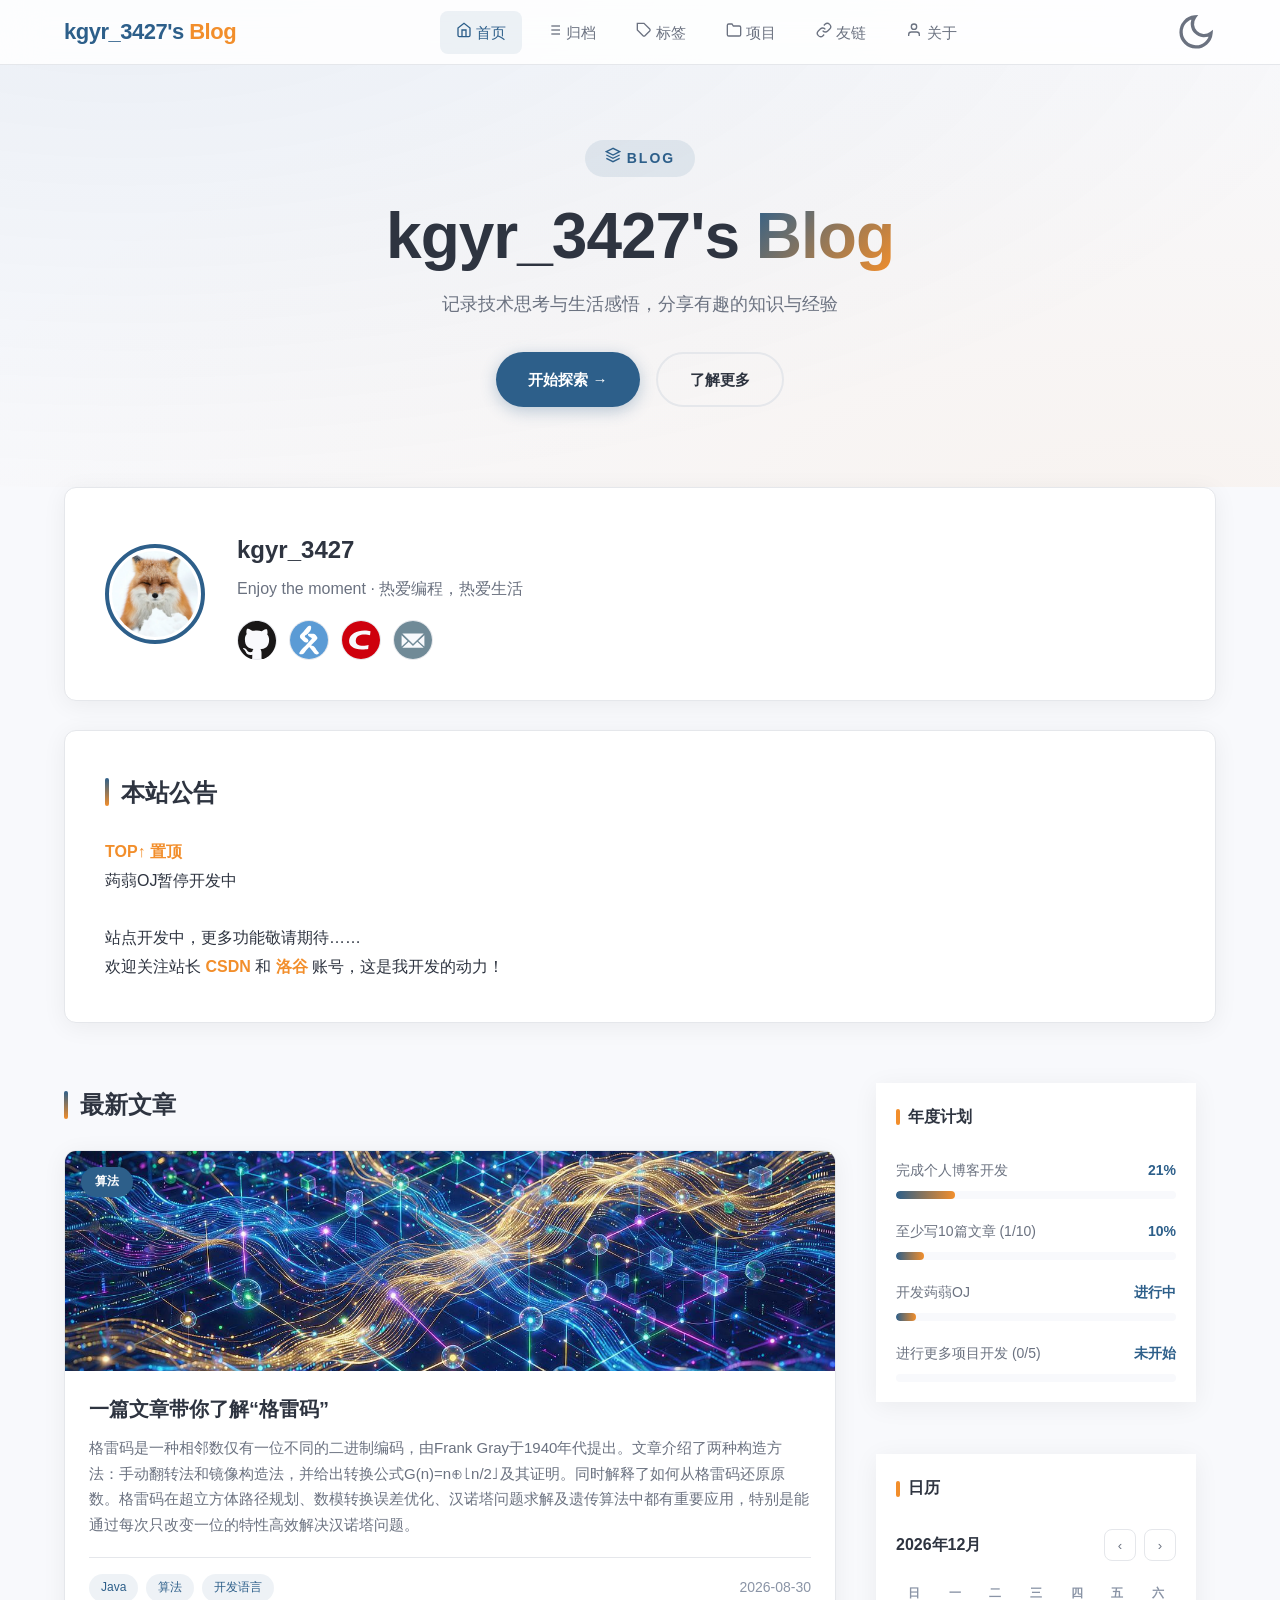
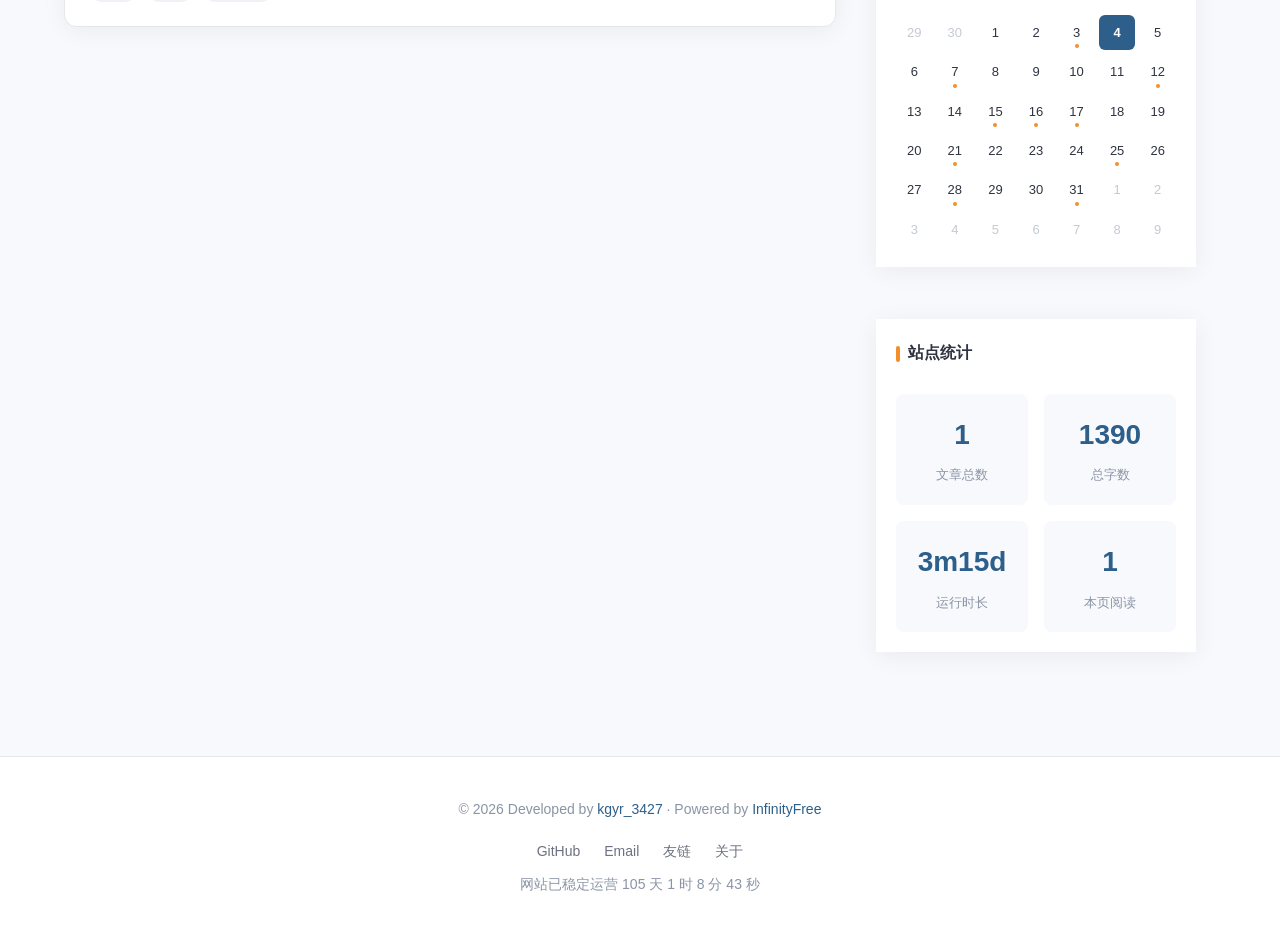
<file: index.html>
<!DOCTYPE html>
<html lang="zh-CN">
<head>
    <meta charset="UTF-8">
    <meta name="viewport" content="width=device-width, initial-scale=1.0">
    <title>kgyr_3427 の 博客 - 首页</title>
    <link rel="icon" href="images/logo.png">
    <link rel="stylesheet" href="style.css">
</head>
<body>
    <header class="header" id="header">
        <div class="header-inner">
            <a href="index.html" class="logo">kgyr_3427's <span>Blog</span></a>
            <nav class="nav-links" id="navLinks">
                <a href="index.html" class="active"><svg width="16" height="16" viewBox="0 0 24 24" fill="none" stroke="currentColor" stroke-width="2"><path d="M3 9l9-7 9 7v11a2 2 0 0 1-2 2H5a2 2 0 0 1-2-2z"></path><polyline points="9 22 9 12 15 12 15 22"></polyline></svg> 首页</a>
                <a href="archive.html"><svg width="16" height="16" viewBox="0 0 24 24" fill="none" stroke="currentColor" stroke-width="2"><line x1="8" y1="6" x2="21" y2="6"></line><line x1="8" y1="12" x2="21" y2="12"></line><line x1="8" y1="18" x2="21" y2="18"></line><line x1="3" y1="6" x2="3.01" y2="6"></line><line x1="3" y1="12" x2="3.01" y2="12"></line><line x1="3" y1="18" x2="3.01" y2="18"></line></svg> 归档</a>
                <a href="#"><svg width="16" height="16" viewBox="0 0 24 24" fill="none" stroke="currentColor" stroke-width="2"><path d="M20.59 13.41l-7.17 7.17a2 2 0 0 1-2.83 0L2 12V2h10l8.59 8.59a2 2 0 0 1 0 2.82z"></path><line x1="7" y1="7" x2="7.01" y2="7"></line></svg> 标签</a>
                <a href="#"><svg width="16" height="16" viewBox="0 0 24 24" fill="none" stroke="currentColor" stroke-width="2"><path d="M22 19a2 2 0 0 1-2 2H4a2 2 0 0 1-2-2V5a2 2 0 0 1 2-2h5l2 3h9a2 2 0 0 1 2 2z"></path></svg> 项目</a>
                <a href="#"><svg width="16" height="16" viewBox="0 0 24 24" fill="none" stroke="currentColor" stroke-width="2"><path d="M10 13a5 5 0 0 0 7.54.54l3-3a5 5 0 0 0-7.07-7.07l-1.72 1.71"></path><path d="M14 11a5 5 0 0 0-7.54-.54l-3 3a5 5 0 0 0 7.07 7.07l1.71-1.71"></path></svg> 友链</a>
                <a href="#"><svg width="16" height="16" viewBox="0 0 24 24" fill="none" stroke="currentColor" stroke-width="2"><path d="M20 21v-2a4 4 0 0 0-4-4H8a4 4 0 0 0-4 4v2"></path><circle cx="12" cy="7" r="4"></circle></svg> 关于</a>
            </nav>
            <div class="header-actions">
                <button class="theme-toggle" id="themeToggle" title="切换主题" aria-pressed="false"></button>
                <button class="mobile-toggle" id="mobileToggle">
                    <span></span><span></span><span></span>
                </button>
            </div>
        </div>
    </header>
    <section class="hero">
        <div class="hero-badge"><svg width="16" height="16" viewBox="0 0 24 24" fill="none" stroke="currentColor" stroke-width="2"><path d="M12 2L2 7l10 5 10-5-10-5zM2 17l10 5 10-5M2 12l10 5 10-5"></path></svg> BLOG</div>
        <h1>kgyr_3427's <span class="highlight">Blog</span></h1>
        <p>记录技术思考与生活感悟，分享有趣的知识与经验</p>
        <div class="hero-buttons">
            <a href="#posts" class="btn btn-primary">开始探索 →</a>
            <a href="#" class="btn btn-outline">了解更多</a>
        </div>
    </section>
    <section class="profile-section fade-in">
        <div class="profile-card">
            <img src="images/avatar.png" alt="Avatar" class="avatar">
            <div class="profile-info">
                <h3>kgyr_3427</h3>
                <p class="tagline">Enjoy the moment · 热爱编程，热爱生活</p>
                <div class="profile-social">
                    <a href="https://github.com/green-axis-youzi" class="social-link" title="GitHub"><img src="icons/github.svg"></a>
                    <a href="https://www.luogu.com.cn/user/1732469" class="social-link" title="Luogu"><img src="icons/luogu.svg"></a>
                    <a href="https://blog.csdn.net/cxyuan_CSDN049" class="social-link" title="CSDN"><img src="icons/csdn.svg"></a>
                    <a href="mailto:green_axis256@qq.com" class="social-link" title="Email"><img src="icons/email.svg"></a>
                </div>
            </div>
        </div>
        <br>
        <div class="profile-card">
            <div class="profile-info">
            <h2 class="section-title">本站公告</h2>
                <p><strong style="color: #f28e2b">TOP↑ 置顶</strong></p>
                <p>蒟蒻OJ暂停开发中</p>
                <br>
            	<p>站点开发中，更多功能敬请期待……</p>
                <p>欢迎关注站长 <strong><a href="https://blog.csdn.net/cxyuan_CSDN049" style="color: #f28e2b">CSDN</a></strong> 和 <strong><a href="https://www.luogu.com.cn/user/1732469" style="color: #f28e2b">洛谷</a></strong> 账号，这是我开发的动力！</p>
            </div>
        <div>
    </section>
    <div class="container" id="posts">
        <main>
            <h2 class="section-title">最新文章</h2>
            <div class="posts-grid" id="postsGrid"></div>
        </main>
        <aside class="sidebar">
            <div class="widget fade-in">
                <h3 class="widget-title"> 年度计划</h3>
                <div class="plan-progress">
                    <div class="plan-header"><span class="label">完成个人博客开发</span><span class="value">21%</span></div>
                    <div class="progress-bar"><div class="progress-fill" style="width:21%"></div></div>
                </div>
                <div class="plan-progress">
                    <div class="plan-header"><span class="label">至少写10篇文章 (1/10)</span><span class="value">10%</span></div>
                    <div class="progress-bar"><div class="progress-fill" style="width:10%"></div></div>
                </div>
                <div class="plan-progress">
                    <div class="plan-header"><span class="label">开发蒟蒻OJ</span><span class="value">进行中</span></div>
                    <div class="progress-bar"><div class="progress-fill" style="width:7%"></div></div>
                </div>
                <div class="plan-progress">
                    <div class="plan-header"><span class="label">进行更多项目开发 (0/5)</span><span class="value">未开始</span></div>
                    <div class="progress-bar"><div class="progress-fill" style="width:0%"></div></div>
                </div>
            </div>
            <div class="widget fade-in">
                <h3 class="widget-title"> 日历</h3>
                <div class="calendar-header">
                    <h4 id="calendarTitle">2026年8月</h4>
                    <div class="calendar-nav">
                        <button id="prevMonth">‹</button>
                        <button id="nextMonth">›</button>
                    </div>
                </div>
                <div class="calendar-grid" id="calendarGrid"></div>
            </div>
            <div class="widget fade-in">
                <h3 class="widget-title"> 站点统计</h3>
                <div class="stats-grid">
                    <div class="stat-item"><span class="stat-number" id="stat-articles">0</span><span class="stat-label">文章总数</span></div>
                    <div class="stat-item"><span class="stat-number" id="stat-chars">0</span><span class="stat-label">总字数</span></div>
                    <div class="stat-item"><span class="stat-number" id="stat-uptime">0</span><span class="stat-label">运行时长</span></div>
                    <div class="stat-item"><span class="stat-number" id="stat-views">0</span><span class="stat-label">本页阅读</span></div>
                </div>
            </div>
        </aside>
    </div>
    <footer class="footer">
        <div class="footer-content">
            <p>&copy; 2026 Developed by <a href="https://luogu.com.cn/user/1732469">kgyr_3427</a> · Powered by <a href="https://www.infinityfree.com">InfinityFree</a></p>
            <div class="footer-links">
                <a href="https://github.com/green-axis-youzi">GitHub</a>
                <a href="mailto:green_axis256@qq.com">Email</a>
                <a href="#">友链</a>
                <a href="#">关于</a>
            </div>
            <p style="margin-top: 8px;">网站已稳定运营 <span id="uptime-timer" class="uptime-timer">计算中...</span></p>
        </div>
    </footer>
    <button class="back-to-top" id="backToTop"><svg viewBox="0 0 24 24" fill="none" stroke="currentColor" stroke-width="2" width="20" height="20"><path d="M18 15l-6-6-6 6"></path></svg></button>
    <script>
        const posts = [
            { title:"一篇文章带你了解“格雷码”", excerpt:"格雷码是一种相邻数仅有一位不同的二进制编码，由Frank Gray于1940年代提出。文章介绍了两种构造方法：手动翻转法和镜像构造法，并给出转换公式G(n)=n⊕⌊n/2⌋及其证明。同时解释了如何从格雷码还原原数。格雷码在超立方体路径规划、数模转换误差优化、汉诺塔问题求解及遗传算法中都有重要应用，特别是能通过每次只改变一位的特性高效解决汉诺塔问题。", date:"2026-08-30", category:"算法", tags:["Java","算法", "开发语言"], wordCount:1390, image:"images/archive1.png", href:"https://green-axis-youzi.github.io/archive/2026-08-30_21:26.html" }
        ];
        const postsGrid = document.getElementById('postsGrid');
        posts.slice(0, 5).forEach((post, i) => {
            const card = document.createElement('article');
            card.className = 'post-card fade-in';
            card.style.transitionDelay = i * 0.05 + 's';
            card.innerHTML = '<div class="post-thumb-wrapper"><img src="'+post.image+'" alt="'+post.title+'" class="post-thumb" loading="lazy"><span class="post-category">'+post.category+'</span></div><div class="post-content"><h3 class="post-title"><a href="'+post.href+'">'+post.title+'</a></h3><p class="post-excerpt">'+post.excerpt+'</p><div class="post-meta"><div class="post-tags">'+post.tags.map(t=>'<span class="tag">'+t+'</span>').join('')+'</div><span class="post-date">'+post.date+'</span></div></div>';
            postsGrid.appendChild(card);
        });
        let currentDate = new Date();
        function renderCalendar(date) {
            const grid = document.getElementById('calendarGrid');
            const title = document.getElementById('calendarTitle');
            const year = date.getFullYear(), month = date.getMonth();
            title.textContent = year + '年' + (month+1) + '月';
            const firstDay = new Date(year, month, 1).getDay();
            const daysInMonth = new Date(year, month+1, 0).getDate();
            const daysInPrev = new Date(year, month, 0).getDate();
            const dayNames = ['日','一','二','三','四','五','六'];
            let html = dayNames.map(d => '<div class="day-name">'+d+'</div>').join('');
            for (let i = firstDay-1; i >= 0; i--) html += '<div class="day other-month">'+(daysInPrev-i)+'</div>';
            const today = new Date();
            const postDays = [3,7,12,15,16,17,21,25,28,31];
            for (let d = 1; d <= daysInMonth; d++) {
                const isToday = (d===today.getDate() && month===today.getMonth() && year===today.getFullYear());
                const hasPost = postDays.includes(d);
                let cls = 'day';
                if (isToday) cls += ' today';
                if (hasPost) cls += ' has-post';
                html += '<div class="'+cls+'">'+d+'</div>';
            }
            const remaining = 42 - (firstDay + daysInMonth);
            for (let i = 1; i <= remaining; i++) html += '<div class="day other-month">'+i+'</div>';
            grid.innerHTML = html;
        }
        document.getElementById('prevMonth').addEventListener('click', function(){ currentDate.setMonth(currentDate.getMonth()-1); renderCalendar(currentDate); });
        document.getElementById('nextMonth').addEventListener('click', function(){ currentDate.setMonth(currentDate.getMonth()+1); renderCalendar(currentDate); });
        renderCalendar(currentDate);
        const themeToggle = document.getElementById('themeToggle');
		const html = document.documentElement;
		const savedTheme = localStorage.getItem('theme') || 'light';
        html.setAttribute('data-theme', savedTheme);
        const sunSVG = `<svg class="icon-sun" viewBox="0 0 24 24" fill="none" stroke="currentColor" stroke-width="2">
          <circle cx="12" cy="12" r="5"></circle>
          <line x1="12" y1="1" x2="12" y2="3"></line>
          <line x1="12" y1="21" x2="12" y2="23"></line>
          <line x1="4.22" y1="4.22" x2="5.64" y2="5.64"></line>
          <line x1="18.36" y1="18.36" x2="19.78" y2="19.78"></line>
          <line x1="1" y1="12" x2="3" y2="12"></line>
          <line x1="21" y1="12" x2="23" y2="12"></line>
          <line x1="4.22" y1="19.78" x2="5.64" y2="18.36"></line>
          <line x1="18.36" y1="5.64" x2="19.78" y2="4.22"></line>
        </svg>`;
        const moonSVG = `<svg class="icon-moon" viewBox="0 0 24 24" fill="none" stroke="currentColor" stroke-width="2">
          <path d="M21 12.79A9 9 0 1 1 11.21 3 7 7 0 0 0 21 12.79z"></path>
        </svg>`;
        themeToggle.innerHTML = savedTheme === 'dark' ? sunSVG : moonSVG;
        themeToggle.addEventListener('click', () => {
          const current = html.getAttribute('data-theme');
          const next = current === 'dark' ? 'light' : 'dark';
          html.setAttribute('data-theme', next);
          localStorage.setItem('theme', next);
          themeToggle.innerHTML = next === 'dark' ? sunSVG : moonSVG;
        });
        window.addEventListener('scroll', function(){
            const header = document.getElementById('header');
            const backToTop = document.getElementById('backToTop');
            if (window.scrollY > 50) header.classList.add('scrolled');
            else header.classList.remove('scrolled');
            if (window.scrollY > 400) backToTop.classList.add('visible');
            else backToTop.classList.remove('visible');
        });
        document.getElementById('backToTop').addEventListener('click', function(){
            window.scrollTo({ top: 0, behavior: 'smooth' });
        });
        const observer = new IntersectionObserver((entries) => {
            entries.forEach(entry => {
                if (entry.isIntersecting) {
                    entry.target.classList.add('visible');
                }
            });
        }, { threshold: 0.1 });
        document.querySelectorAll('.fade-in').forEach(el => observer.observe(el));
        const startTime = new Date('2026-08-21T22:14:00').getTime();
        function updateUptime() {
            const timerEl = document.getElementById('uptime-timer');
            if (!timerEl) return;
            const now = new Date().getTime();
            const diff = now - startTime;
            if (diff < 0) {
                timerEl.textContent = "尚未开始运营";
                return;
            }
            const days = Math.floor(diff / (1000 * 60 * 60 * 24));
            const hours = Math.floor((diff % (1000 * 60 * 60 * 24)) / (1000 * 60 * 60));
            const minutes = Math.floor((diff % (1000 * 60 * 60)) / (1000 * 60));
            const seconds = Math.floor((diff % (1000 * 60)) / 1000);
            timerEl.textContent = `${days} 天 ${hours} 时 ${minutes} 分 ${seconds} 秒`;
        }
        updateUptime();
        setInterval(updateUptime, 1000);
        const siteStartTime = new Date('2026-08-21T22:14:00').getTime();
        function formatChars(chars) {
            if (chars >= 1000) {
                return (chars / 1000).toFixed(1) + 'K';
            }
            return chars.toString();
        }
        function formatUptime(ms) {
            const days = Math.floor(ms / (1000 * 60 * 60 * 24));
            const hours = Math.floor((ms % (1000 * 60 * 60 * 24)) / (1000 * 60 * 60));
            const minutes = Math.floor((ms % (1000 * 60 * 60)) / (1000 * 60));
            if (days >= 365) {
                const years = Math.floor(days / 365);
                const months = Math.floor((days % 365) / 30);
                return years + 'y' + (months > 0 ? months + 'm' : '');
            } else if (days >= 30) {
                const months = Math.floor(days / 30);
                const remainingDays = days % 30;
                return months + 'm' + (remainingDays > 0 ? remainingDays + 'd' : '');
            } else {
                return days + 'd ' + hours + 'h';
            }
        }
        function animateNumber(id, target, formatter) {
            const el = document.getElementById(id);
            if (!el) return;

            if (typeof target === 'string') {
                el.textContent = target;
                return;
            }
            const start = 0;
            const duration = 1200;
            const startTime = performance.now();
            function update(currentTime) {
                const elapsed = currentTime - startTime;
                const progress = Math.min(elapsed / duration, 1);
                const eased = 1 - Math.pow(1 - progress, 3);
                const current = Math.floor(start + (target - start) * eased);
                el.textContent = formatter ? formatter(current) : current;
                if (progress < 1) {
                    requestAnimationFrame(update);
                } else {
                    el.textContent = formatter ? formatter(target) : target;
                }
            }
            requestAnimationFrame(update);
        }
        function updateStats() {
            const articleCount = posts.length;
            const totalWords = posts.reduce((sum, post) => {
                if (post.wordCount && typeof post.wordCount === 'number') {
                    return sum + post.wordCount;
                }
                return sum + post.title.length + post.excerpt.length;
            }, 0);
            const now = Date.now();
            const diff = now - siteStartTime;
            const uptimeStr = formatUptime(diff);
            let views = parseInt(localStorage.getItem('blog_page_views'));
            if (isNaN(views)) {
                views = 1;
                localStorage.setItem('blog_page_views', '1');
            } else {
                views++;
                localStorage.setItem('blog_page_views', views.toString());
            }
            animateNumber('stat-articles', articleCount);
            animateNumber('stat-chars', totalWords);
            document.getElementById('stat-uptime').textContent = uptimeStr;
            animateNumber('stat-views', views);
        }
        updateStats();
</script>
</body>
</html>
</file>
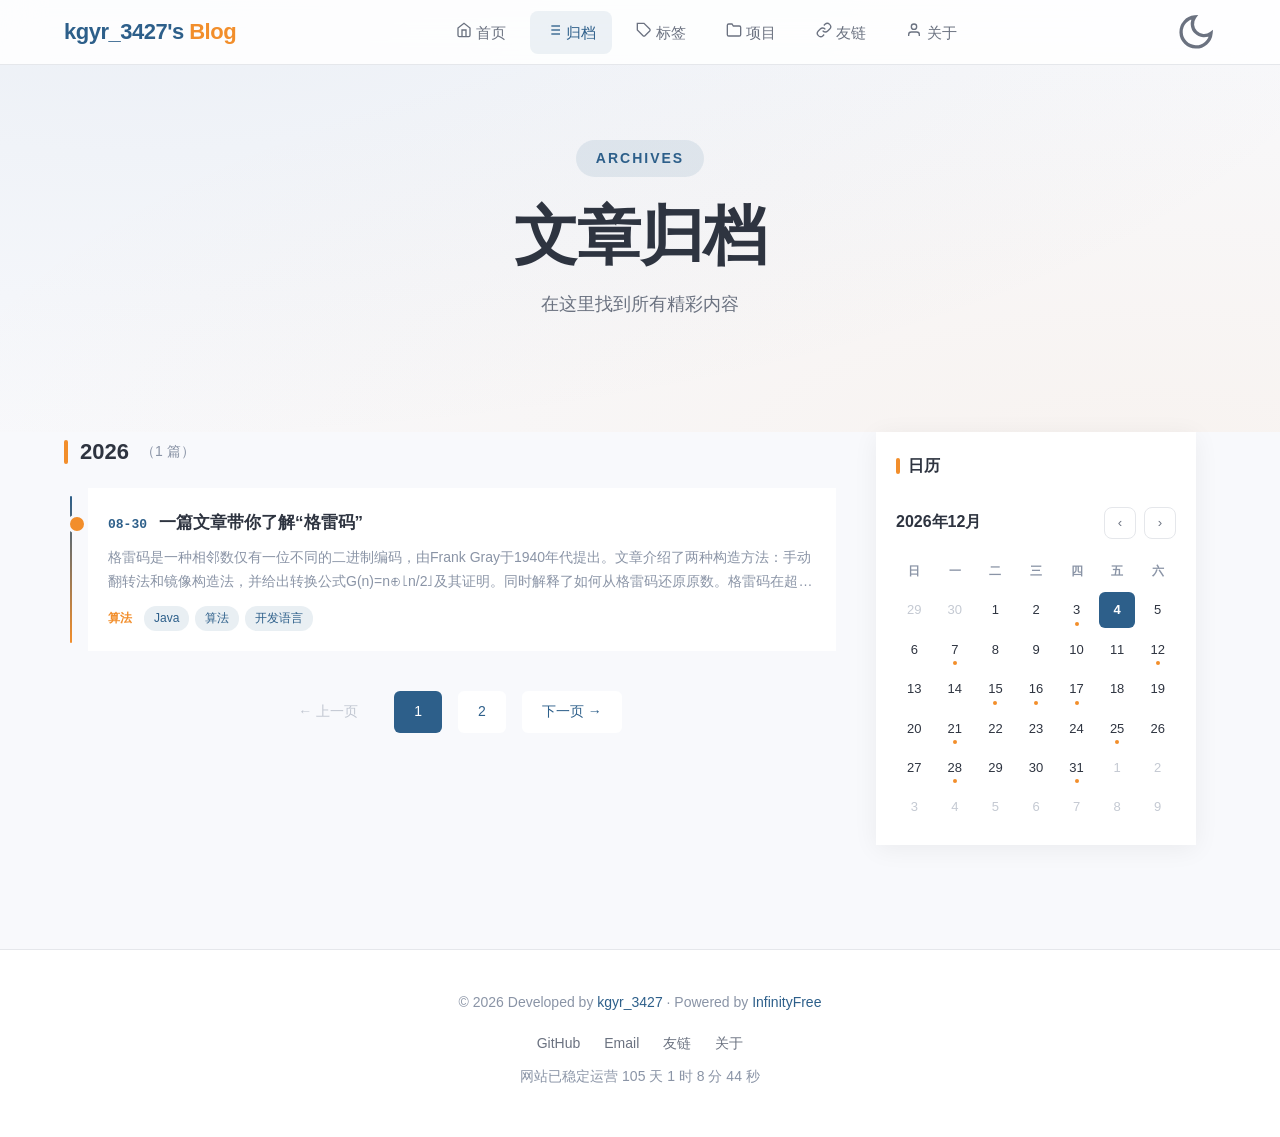
<file: archive.html>
<!DOCTYPE html>
<html lang="zh-CN">
<head>
    <meta charset="UTF-8">
    <meta name="viewport" content="width=device-width, initial-scale=1.0">
    <title>kgyr_3427 の 博客 - 归档</title>
    <link rel="icon" href="images/logo.png">
    <link rel="stylesheet" href="style.css">
</head>
<body>
    <header class="header" id="header">
        <div class="header-inner">
            <a href="index.html" class="logo">kgyr_3427's <span>Blog</span></a>
            <nav class="nav-links" id="navLinks">
                <a href="index.html"><svg width="16" height="16" viewBox="0 0 24 24" fill="none" stroke="currentColor" stroke-width="2"><path d="M3 9l9-7 9 7v11a2 2 0 0 1-2 2H5a2 2 0 0 1-2-2z"></path><polyline points="9 22 9 12 15 12 15 22"></polyline></svg> 首页</a>
                <a href="archive.html" class="active"><svg width="16" height="16" viewBox="0 0 24 24" fill="none" stroke="currentColor" stroke-width="2"><line x1="8" y1="6" x2="21" y2="6"></line><line x1="8" y1="12" x2="21" y2="12"></line><line x1="8" y1="18" x2="21" y2="18"></line><line x1="3" y1="6" x2="3.01" y2="6"></line><line x1="3" y1="12" x2="3.01" y2="12"></line><line x1="3" y1="18" x2="3.01" y2="18"></line></svg> 归档</a>
                <a href="#"><svg width="16" height="16" viewBox="0 0 24 24" fill="none" stroke="currentColor" stroke-width="2"><path d="M20.59 13.41l-7.17 7.17a2 2 0 0 1-2.83 0L2 12V2h10l8.59 8.59a2 2 0 0 1 0 2.82z"></path><line x1="7" y1="7" x2="7.01" y2="7"></line></svg> 标签</a>
                <a href="#"><svg width="16" height="16" viewBox="0 0 24 24" fill="none" stroke="currentColor" stroke-width="2"><path d="M22 19a2 2 0 0 1-2 2H4a2 2 0 0 1-2-2V5a2 2 0 0 1 2-2h5l2 3h9a2 2 0 0 1 2 2z"></path></svg> 项目</a>
                <a href="#"><svg width="16" height="16" viewBox="0 0 24 24" fill="none" stroke="currentColor" stroke-width="2"><path d="M10 13a5 5 0 0 0 7.54.54l3-3a5 5 0 0 0-7.07-7.07l-1.72 1.71"></path><path d="M14 11a5 5 0 0 0-7.54-.54l-3 3a5 5 0 0 0 7.07 7.07l1.71-1.71"></path></svg> 友链</a>
                <a href="#"><svg width="16" height="16" viewBox="0 0 24 24" fill="none" stroke="currentColor" stroke-width="2"><path d="M20 21v-2a4 4 0 0 0-4-4H8a4 4 0 0 0-4 4v2"></path><circle cx="12" cy="7" r="4"></circle></svg> 关于</a>
            </nav>
            <div class="header-actions">
                <button class="theme-toggle" id="themeToggle" title="切换主题" aria-pressed="false"></button>
                <button class="mobile-toggle" id="mobileToggle">
                    <span></span><span></span><span></span>
                </button>
            </div>
        </div>
    </header>
    <section class="hero">
        <div class="hero-badge">ARCHIVES</div>
        <h1>文章归档</h1>
        <p>在这里找到所有精彩内容</p>
    </section>
    <div class="container">
        <main>
            <div id="archiveContent"></div>
            <div class="pagination">
                <span class="disabled">← 上一页</span>
                <a href="#" class="active" style="background:var(--primary);color:#fff;">1</a>
                <a href="#">2</a>
                <a href="#">下一页 →</a>
            </div>
        </main>
        <aside class="sidebar">
            <div class="widget fade-in">
                <h3 class="widget-title"> 日历</h3>
                <div class="calendar-header">
                    <h4 id="calendarTitle">2026年8月</h4>
                    <div class="calendar-nav">
                        <button id="prevMonth">‹</button>
                        <button id="nextMonth">›</button>
                    </div>
                </div>
                <div class="calendar-grid" id="calendarGrid"></div>
            </div>
        </aside>
    </div>
    <footer class="footer">
        <div class="footer-content">
            <p>&copy; 2026 Developed by <a href="https://luogu.com.cn/user/1732469">kgyr_3427</a> · Powered by <a href="https://www.infinityfree.com">InfinityFree</a></p>
            <div class="footer-links">
                <a href="https://github.com/green-axis-youzi">GitHub</a>
                <a href="mailto:green_axis256@qq.com">Email</a>
                <a href="#">友链</a>
                <a href="#">关于</a>
            </div>
            <p style="margin-top: 8px;">网站已稳定运营 <span id="uptime-timer" class="uptime-timer">计算中...</span></p>
        </div>
    </footer>
    <button class="back-to-top" id="backToTop"><svg viewBox="0 0 24 24" fill="none" stroke="currentColor" stroke-width="2" width="20" height="20"><path d="M18 15l-6-6-6 6"></path></svg></button>
    <script>
        const posts = [
            { title:"一篇文章带你了解“格雷码”", excerpt:"格雷码是一种相邻数仅有一位不同的二进制编码，由Frank Gray于1940年代提出。文章介绍了两种构造方法：手动翻转法和镜像构造法，并给出转换公式G(n)=n⊕⌊n/2⌋及其证明。同时解释了如何从格雷码还原原数。格雷码在超立方体路径规划、数模转换误差优化、汉诺塔问题求解及遗传算法中都有重要应用，特别是能通过每次只改变一位的特性高效解决汉诺塔问题。", date:"2026-08-30", category:"算法", tags:["Java","算法", "开发语言"], wordCount:1390, image:"images/archive1.png", href:"https://green-axis-youzi.github.io/archive/2026-08-30_21:26.html" }
        ];
        function renderArchive() {
            const container = document.getElementById('archiveContent');
            const sorted = [...posts].sort((a, b) => new Date(b.date) - new Date(a.date));
            const grouped = {};
            sorted.forEach(post => {
                const year = post.date.split('-')[0];
                if (!grouped[year]) grouped[year] = [];
                grouped[year].push(post);
            });
            let html = '';
            Object.keys(grouped).sort().reverse().forEach(year => {
                const yearPosts = grouped[year];
                html += `
                    <div class="archive-year fade-in">
                        <h2 class="archive-year-title">${year} <span class="archive-year-count">（${yearPosts.length} 篇）</span></h2>
                        <div class="archive-timeline">
                `;
                yearPosts.forEach((post, i) => {
                    const dateStr = post.date.substring(5);
                    html += `
                        <article class="archive-item fade-in" style="transition-delay:${i * 0.05}s">
                            <div class="archive-item-header">
                                <span class="archive-date">${dateStr}</span>
                                <a href="${post.href}" class="archive-title">${post.title}</a>
                            </div>
                            <p class="archive-excerpt">${post.excerpt}</p>
                            <div class="archive-footer">
                                <span class="archive-category">${post.category}</span>
                                <div class="archive-tags">
                                    ${post.tags.map(t => `<span class="archive-tag">${t}</span>`).join('')}
                                </div>
                            </div>
                        </article>
                    `;
                });
                html += `
                        </div>
                    </div>
                `;
            });
            container.innerHTML = html;
            initScrollObserver();
        }
        renderArchive();
        let currentDate = new Date();
        function renderCalendar(date) {
            const grid = document.getElementById('calendarGrid');
            const title = document.getElementById('calendarTitle');
            const year = date.getFullYear(), month = date.getMonth();
            title.textContent = year + '年' + (month+1) + '月';
            const firstDay = new Date(year, month, 1).getDay();
            const daysInMonth = new Date(year, month+1, 0).getDate();
            const daysInPrev = new Date(year, month, 0).getDate();
            const dayNames = ['日','一','二','三','四','五','六'];
            let html = dayNames.map(d => '<div class="day-name">'+d+'</div>').join('');
            for (let i = firstDay-1; i >= 0; i--) html += '<div class="day other-month">'+(daysInPrev-i)+'</div>';
            const today = new Date();
            const postDays = [3,7,12,15,16,17,21,25,28,31];
            for (let d = 1; d <= daysInMonth; d++) {
                const isToday = (d===today.getDate() && month===today.getMonth() && year===today.getFullYear());
                const hasPost = postDays.includes(d);
                let cls = 'day';
                if (isToday) cls += ' today';
                if (hasPost) cls += ' has-post';
                html += '<div class="'+cls+'">'+d+'</div>';
            }
            const remaining = 42 - (firstDay + daysInMonth);
            for (let i = 1; i <= remaining; i++) html += '<div class="day other-month">'+i+'</div>';
            grid.innerHTML = html;
        }
        document.getElementById('prevMonth').addEventListener('click', function(){ currentDate.setMonth(currentDate.getMonth()-1); renderCalendar(currentDate); });
        document.getElementById('nextMonth').addEventListener('click', function(){ currentDate.setMonth(currentDate.getMonth()+1); renderCalendar(currentDate); });
        renderCalendar(currentDate);
        const themeToggle = document.getElementById('themeToggle');
		const html = document.documentElement;
		const savedTheme = localStorage.getItem('theme') || 'light';
        html.setAttribute('data-theme', savedTheme);
        const sunSVG = `<svg class="icon-sun" viewBox="0 0 24 24" fill="none" stroke="currentColor" stroke-width="2">
          <circle cx="12" cy="12" r="5"></circle>
          <line x1="12" y1="1" x2="12" y2="3"></line>
          <line x1="12" y1="21" x2="12" y2="23"></line>
          <line x1="4.22" y1="4.22" x2="5.64" y2="5.64"></line>
          <line x1="18.36" y1="18.36" x2="19.78" y2="19.78"></line>
          <line x1="1" y1="12" x2="3" y2="12"></line>
          <line x1="21" y1="12" x2="23" y2="12"></line>
          <line x1="4.22" y1="19.78" x2="5.64" y2="18.36"></line>
          <line x1="18.36" y1="5.64" x2="19.78" y2="4.22"></line>
        </svg>`;
        const moonSVG = `<svg class="icon-moon" viewBox="0 0 24 24" fill="none" stroke="currentColor" stroke-width="2">
          <path d="M21 12.79A9 9 0 1 1 11.21 3 7 7 0 0 0 21 12.79z"></path>
        </svg>`;
        themeToggle.innerHTML = savedTheme === 'dark' ? sunSVG : moonSVG;
        themeToggle.addEventListener('click', () => {
          const current = html.getAttribute('data-theme');
          const next = current === 'dark' ? 'light' : 'dark';
          html.setAttribute('data-theme', next);
          localStorage.setItem('theme', next);
          themeToggle.innerHTML = next === 'dark' ? sunSVG : moonSVG;
        });
        window.addEventListener('scroll', function(){
            const header = document.getElementById('header');
            const backToTop = document.getElementById('backToTop');
            if (window.scrollY > 50) header.classList.add('scrolled');
            else header.classList.remove('scrolled');
            if (window.scrollY > 400) backToTop.classList.add('visible');
            else backToTop.classList.remove('visible');
        });
        document.getElementById('backToTop').addEventListener('click', function(){
            window.scrollTo({ top: 0, behavior: 'smooth' });
        });
        function initScrollObserver() {
            const observer = new IntersectionObserver((entries) => {
                entries.forEach(entry => {
                    if (entry.isIntersecting) {
                        entry.target.classList.add('visible');
                    }
                });
            }, { threshold: 0.1 });
            document.querySelectorAll('.fade-in:not(.visible)').forEach(el => observer.observe(el));
        }
        initScrollObserver();
        const startTime = new Date('2026-08-21T22:14:00').getTime();
        function updateUptime() {
            const timerEl = document.getElementById('uptime-timer');
            if (!timerEl) return;
            const now = new Date().getTime();
            const diff = now - startTime;
            if (diff < 0) {
                timerEl.textContent = "尚未开始运营";
                return;
            }
            const days = Math.floor(diff / (1000 * 60 * 60 * 24));
            const hours = Math.floor((diff % (1000 * 60 * 60 * 24)) / (1000 * 60 * 60));
            const minutes = Math.floor((diff % (1000 * 60 * 60)) / (1000 * 60));
            const seconds = Math.floor((diff % (1000 * 60)) / 1000);
            timerEl.textContent = days + ' 天 ' + hours + ' 时 ' + minutes + ' 分 ' + seconds + ' 秒';
        }
        updateUptime();
        function animateNumber(id, target, formatter) {
            const el = document.getElementById(id);
            if (!el) return;
            if (typeof target === 'string') { el.textContent = target; return; }
            const start = 0;
            const duration = 1200;
            const startTime2 = performance.now();
            function update(currentTime) {
                const elapsed = currentTime - startTime2;
                const progress = Math.min(elapsed / duration, 1);
                const eased = 1 - Math.pow(1 - progress, 3);
                const current = Math.floor(start + (target - start) * eased);
                el.textContent = formatter ? formatter(current) : current;
                if (progress < 1) requestAnimationFrame(update);
                else el.textContent = formatter ? formatter(target) : target;
            }
            requestAnimationFrame(update);
        }
        function updateStats() {
            const articleCount = posts.length;
            let totalChars = 0;
            posts.forEach(post => { totalChars += post.title.length + post.excerpt.length; });
            const now = Date.now();
            const diff = now - siteStartTime;
            const uptimeStr = formatUptime(diff);
            let views = parseInt(localStorage.getItem('blog_page_views'));
            if (isNaN(views)) { views = 1; localStorage.setItem('blog_page_views', '1'); }
            else { views++; localStorage.setItem('blog_page_views', views.toString()); }
            animateNumber('stat-articles', articleCount);
            animateNumber('stat-chars', totalChars, formatChars);
            document.getElementById('stat-uptime').textContent = uptimeStr;
            animateNumber('stat-views', views);
        }
        updateStats();
    </script>
</body>
</html>
</file>
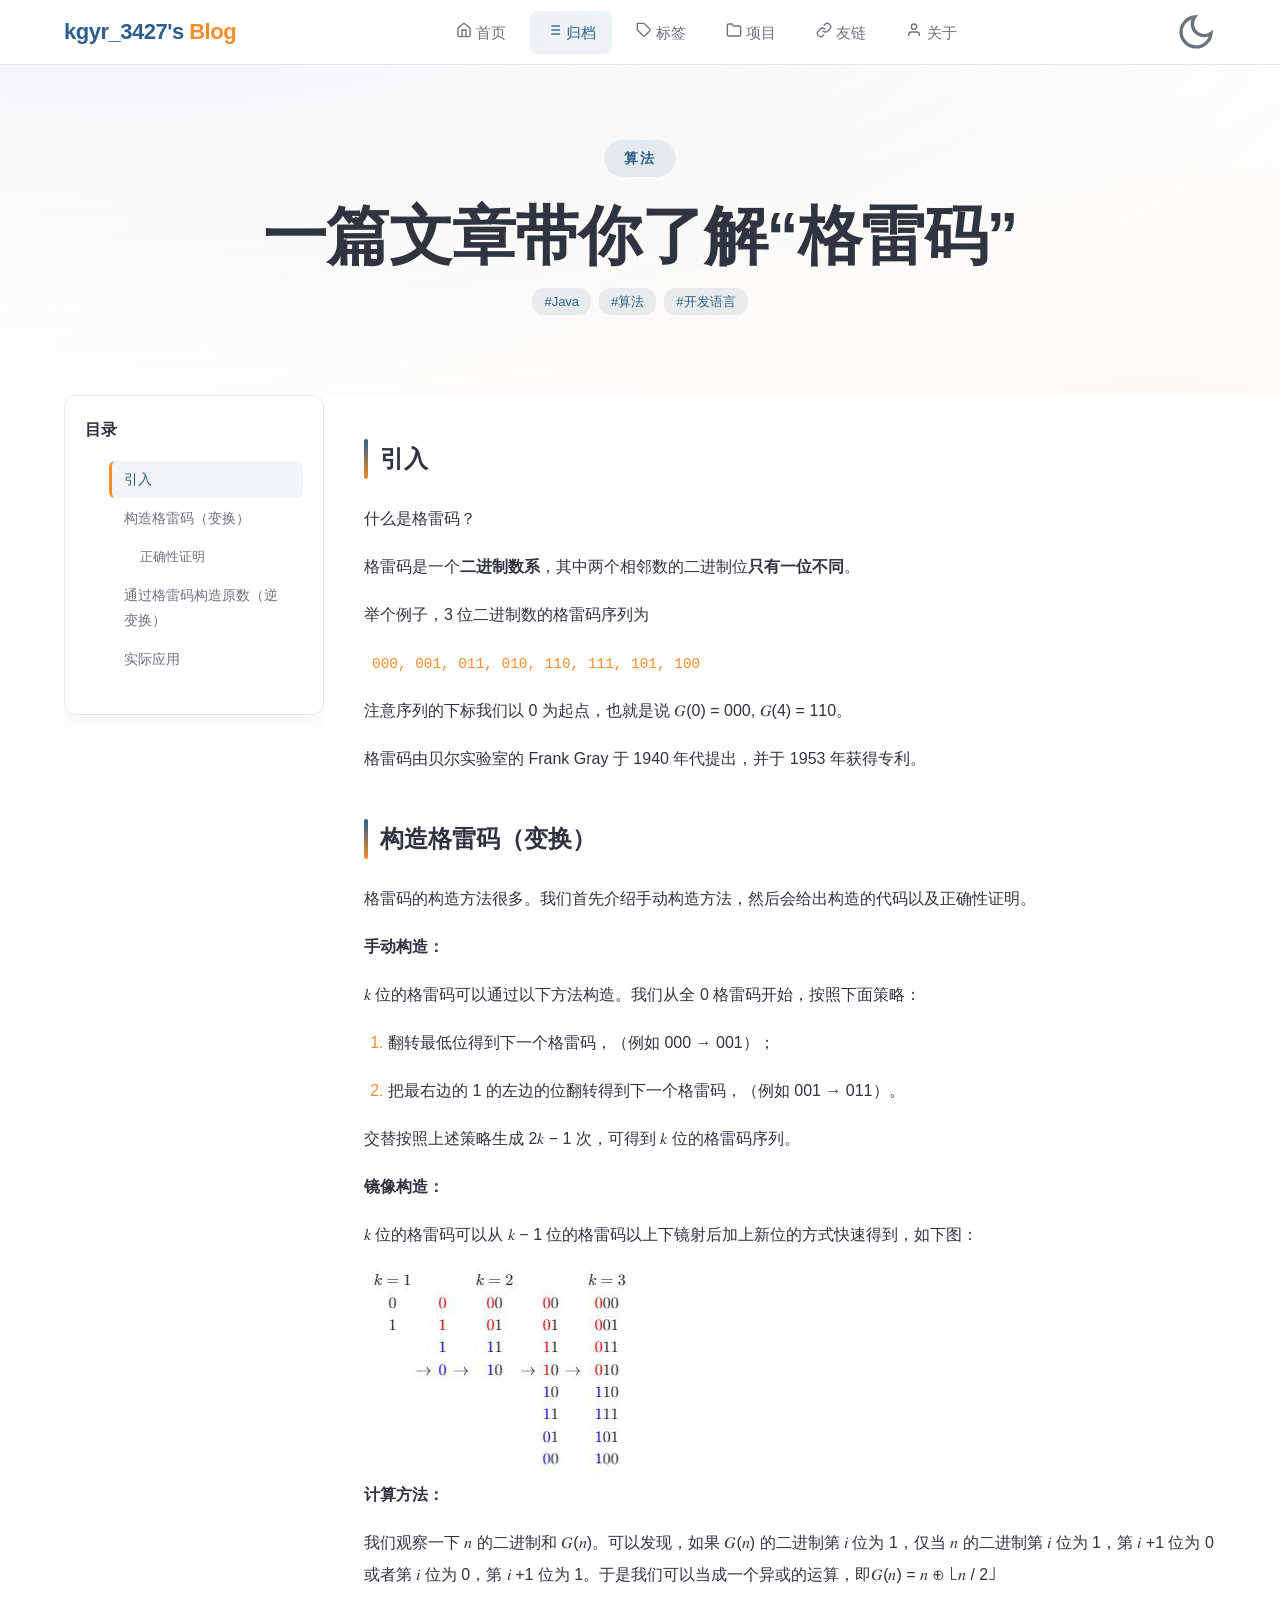
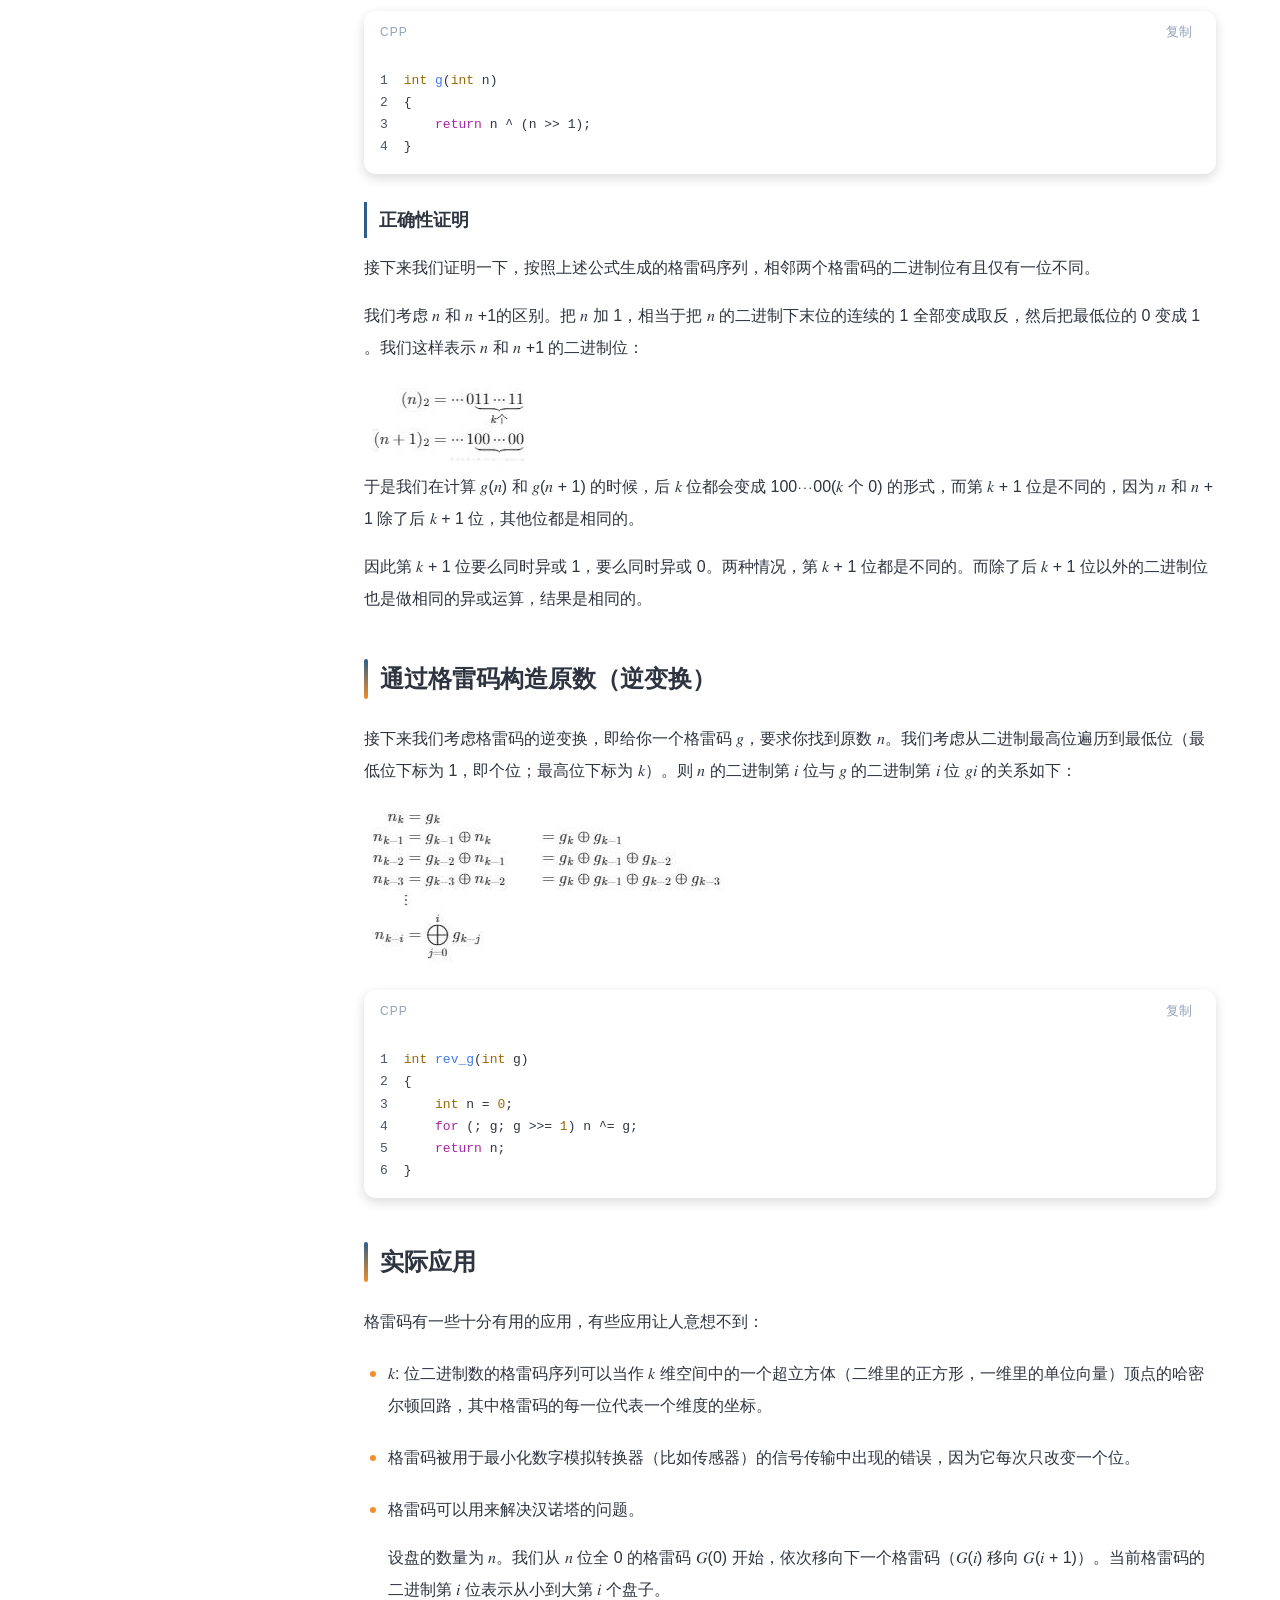
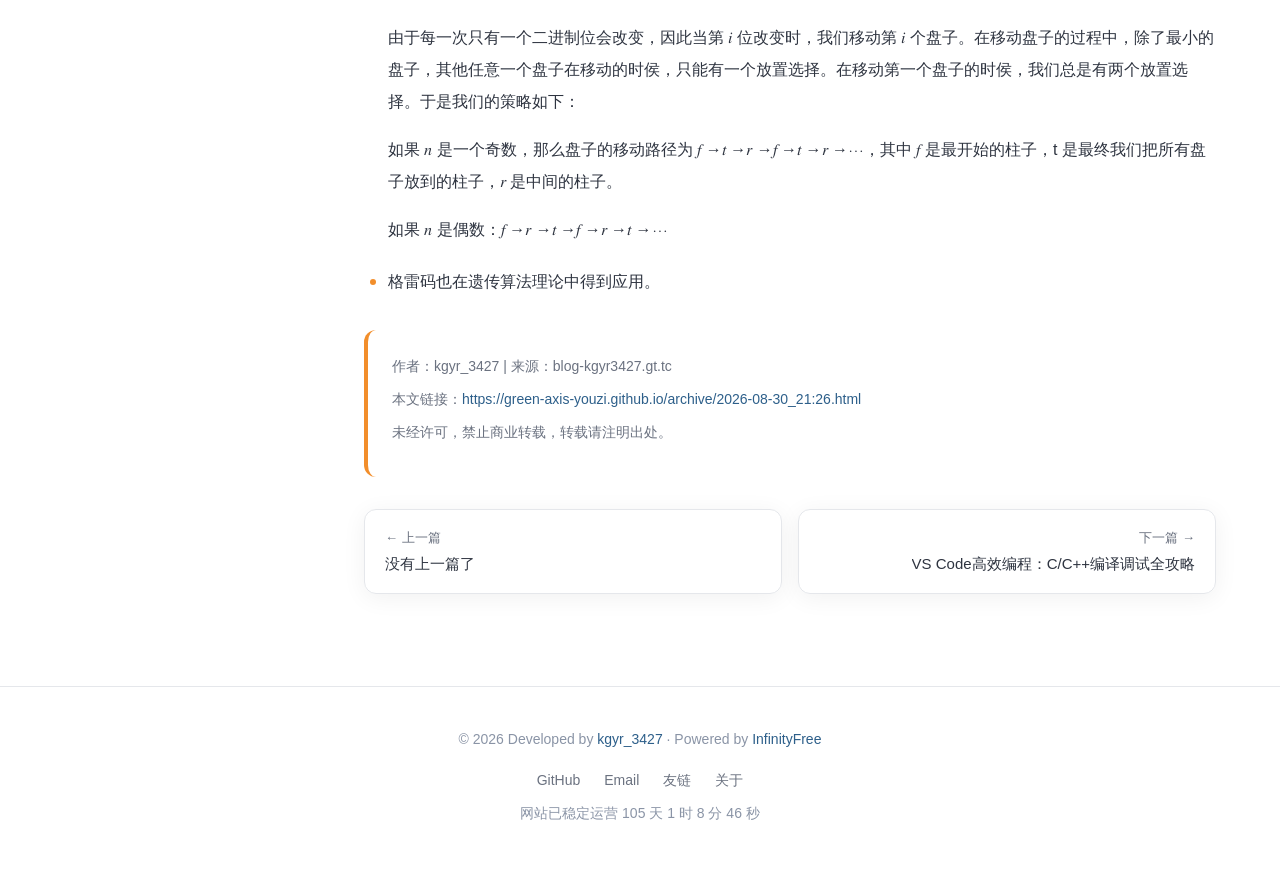
<file: archive/2026-08-30_21_26.html>
<!DOCTYPE html>
<html lang="zh-CN">
<head>
    <meta charset="UTF-8">
    <meta name="viewport" content="width=device-width, initial-scale=1.0">
    <title>kgyr_3427 の 博客 - 一篇文章带你了解“格雷码”</title>
    <link rel="icon" href="/images/logo.png">
    <link rel="stylesheet" href="/style.css">
    <style>
        :root {
            --primary: #2d5f8a;
            --primary-light: #4e79a7;
            --primary-dark: #1c3a5e;
            --accent: #f28e2b;
            --text-main: #2e3440;
            --text-secondary: #6b7280;
            --text-light: #8a94a6;
            --bg-body: #ffffff;
            --bg-card: #ffffff;
            --bg-nav: rgba(255, 255, 255, 0.85);
            --border: #e5e7eb;
            --shadow: 0 4px 24px rgba(0, 0, 0, 0.06);
            --shadow-hover: 0 8px 32px rgba(0, 0, 0, 0.1);
            --radius: 12px;
            --radius-sm: 8px;
            --max-width: 1200px;
            --transition: all 0.3s cubic-bezier(0.4, 0, 0.2, 1);
        }
        [data-theme="dark"] {
            --primary: #4e79a7;
            --primary-light: #6b9bc3;
            --primary-dark: #2d5f8a;
            --text-main: #e8e8e8;
            --text-secondary: #a0a0a0;
            --text-light: #707070;
            --bg-body: #0f1117;
            --bg-card: #1a1d27;
            --bg-nav: rgba(15, 17, 23, 0.85);
            --border: #2a2d3a;
            --shadow: 0 4px 24px rgba(0, 0, 0, 0.3);
            --shadow-hover: 0 8px 32px rgba(0, 0, 0, 0.4);
        }
        .container {
            max-width: 1200px; margin: 0 auto;
            display: flex; gap: 40px;
            padding: 0 24px 60px;
        }
        .main-content { flex: 1; min-width: 0; }
        .sidebar-toc {
            width: 260px; flex-shrink: 0;
            position: sticky; top: 88px;
            max-height: calc(100vh - 100px);
            overflow-y: auto;
        }
    </style>
</head>
<body>
    <header class="header" id="header">
        <div class="header-inner">
            <a href="/index.html" class="logo">kgyr_3427's <span>Blog</span></a>
            <nav class="nav-links" id="navLinks">
                <a href="/index.html"><svg width="16" height="16" viewBox="0 0 24 24" fill="none" stroke="currentColor" stroke-width="2"><path d="M3 9l9-7 9 7v11a2 2 0 0 1-2 2H5a2 2 0 0 1-2-2z"></path><polyline points="9 22 9 12 15 12 15 22"></polyline></svg> 首页</a>
                <a href="/archive.html" class="active"><svg width="16" height="16" viewBox="0 0 24 24" fill="none" stroke="currentColor" stroke-width="2"><line x1="8" y1="6" x2="21" y2="6"></line><line x1="8" y1="12" x2="21" y2="12"></line><line x1="8" y1="18" x2="21" y2="18"></line><line x1="3" y1="6" x2="3.01" y2="6"></line><line x1="3" y1="12" x2="3.01" y2="12"></line><line x1="3" y1="18" x2="3.01" y2="18"></line></svg> 归档</a>
                <a href="#"><svg width="16" height="16" viewBox="0 0 24 24" fill="none" stroke="currentColor" stroke-width="2"><path d="M20.59 13.41l-7.17 7.17a2 2 0 0 1-2.83 0L2 12V2h10l8.59 8.59a2 2 0 0 1 0 2.82z"></path><line x1="7" y1="7" x2="7.01" y2="7"></line></svg> 标签</a>
                <a href="#"><svg width="16" height="16" viewBox="0 0 24 24" fill="none" stroke="currentColor" stroke-width="2"><path d="M22 19a2 2 0 0 1-2 2H4a2 2 0 0 1-2-2V5a2 2 0 0 1 2-2h5l2 3h9a2 2 0 0 1 2 2z"></path></svg> 项目</a>
                <a href="#"><svg width="16" height="16" viewBox="0 0 24 24" fill="none" stroke="currentColor" stroke-width="2"><path d="M10 13a5 5 0 0 0 7.54.54l3-3a5 5 0 0 0-7.07-7.07l-1.72 1.71"></path><path d="M14 11a5 5 0 0 0-7.54-.54l-3 3a5 5 0 0 0 7.07 7.07l1.71-1.71"></path></svg> 友链</a>
                <a href="#"><svg width="16" height="16" viewBox="0 0 24 24" fill="none" stroke="currentColor" stroke-width="2"><path d="M20 21v-2a4 4 0 0 0-4-4H8a4 4 0 0 0-4 4v2"></path><circle cx="12" cy="7" r="4"></circle></svg> 关于</a>
            </nav>
            <div class="header-actions">
                <button class="theme-toggle" id="themeToggle" title="切换主题" aria-pressed="false"></button>
                <button class="mobile-toggle" id="mobileToggle">
                    <span></span><span></span><span></span>
                </button>
            </div>
        </div>
    </header>
	<section class="hero">
        <div class="hero-badge">算法</div>
        <h1>一篇文章带你了解“格雷码”</h1>
        <div class="hero-tags">
			<a>#Java</a>
            <a>#算法</a>
            <a>#开发语言</a>
        </div>        
    </section>
<div class="container">
  <aside class="sidebar-toc">
    <div class="toc-card">
      <div class="toc-title">目录</div>
      <ul class="toc-list" id="tocList">
        <li class="toc-h2"><a href="#p1" class="active">引入</a></li>
        <li class="toc-h2"><a href="#p2">构造格雷码（变换）</a></li>
        <li class="toc-h3"><a href="#p3">正确性证明</a></li>
        <li class="toc-h2"><a href="#p4">通过格雷码构造原数（逆变换）</a></li>
        <li class="toc-h2"><a href="#p5">实际应用</a></li>
      </ul>
    </div>
  </aside>
  <main class="main-content">
    <article class="article-body">
      <h2 id="p1">引入</h2>
      <p>什么是格雷码？</p>
      <p>格雷码是一个<strong>二进制数系</strong>，其中两个相邻数的二进制位<strong>只有一位不同</strong>。</p>
      <p>举个例子，3 位二进制数的格雷码序列为</p>
      <p><code>000, 001, 011, 010, 110, 111, 101, 100</code></p>
      <p>注意序列的下标我们以 0 为起点，也就是说 𝐺(0) = 000, 𝐺(4) = 110。</p>
      <p>格雷码由贝尔实验室的 Frank Gray 于 1940 年代提出，并于 1953 年获得专利。</p>

      <h2 id="p2">构造格雷码（变换）</h2>
      <p>格雷码的构造方法很多。我们首先介绍手动构造方法，然后会给出构造的代码以及正确性证明。</p>
      <p><strong>手动构造：</strong></p>
      <p>𝑘 位的格雷码可以通过以下方法构造。我们从全 0 格雷码开始，按照下面策略：</p>
      <ol>
        <li><p>翻转最低位得到下一个格雷码，（例如 000 → 001）；</p></li>
        <li><p>把最右边的 1 的左边的位翻转得到下一个格雷码，（例如 001 → 011）。</p></li>
      </ol>
      <p>交替按照上述策略生成 2𝑘 − 1 次，可得到 𝑘 位的格雷码序列。</p>
      <p><strong>镜像构造：</strong></p>
      <p>𝑘 位的格雷码可以从 𝑘 − 1 位的格雷码以上下镜射后加上新位的方式快速得到，如下图：</p>
      <img src="[data-uri]">
      <p><strong>计算方法：</strong></p>
      <p>我们观察一下 𝑛 的二进制和 𝐺(𝑛)。可以发现，如果 𝐺(𝑛) 的二进制第 𝑖 位为 1，仅当 𝑛 的二进制第 𝑖 位为 1，第 𝑖 +1 位为 0或者第 𝑖 位为 0，第 𝑖 +1 位为 1。于是我们可以当成一个异或的运算，即𝐺(𝑛) = 𝑛 ⊕ ⌊𝑛 / 2⌋</p>
      <div class="code-block">
        <div class="code-header">
          <span class="code-lang">cpp</span>
          <button class="code-copy" onclick="copyCode(this)">复制</button>
        </div>
        <div class="code-body">
          <div class="code-lines">1<br>2<br>3<br>4</div>
          <div class="code-content"><span style="color:#986801">int</span> <span style="color:#4078f2">g</span>(<span style="color:#986801">int</span> n)
{
    <span style="color:#a626a4">return</span> n ^ (n >> 1);
}</div>
        </div>
      </div>

      <h3 id="p3">正确性证明</h3>
      <p>接下来我们证明一下，按照上述公式生成的格雷码序列，相邻两个格雷码的二进制位有且仅有一位不同。</p>
      <p>我们考虑 𝑛 和 𝑛 +1的区别。把 𝑛 加 1，相当于把 𝑛 的二进制下末位的连续的 1 全部变成取反，然后把最低位的 0 变成 1 。我们这样表示 𝑛 和 𝑛 +1 的二进制位：</p>
      <img src="[data-uri]">
      <p>于是我们在计算 𝑔(𝑛) 和 𝑔(𝑛 + 1) 的时候，后 𝑘 位都会变成 100⋯00(𝑘 个 0) 的形式，而第 𝑘 + 1 位是不同的，因为 𝑛 和 𝑛 + 1 除了后 𝑘 + 1 位，其他位都是相同的。</p>
      <p>因此第 𝑘 + 1 位要么同时异或 1，要么同时异或 0。两种情况，第 𝑘 + 1 位都是不同的。而除了后 𝑘 + 1 位以外的二进制位也是做相同的异或运算，结果是相同的。</p>

      <h2 id="p4">通过格雷码构造原数（逆变换）</h2>
      <p>接下来我们考虑格雷码的逆变换，即给你一个格雷码 𝑔，要求你找到原数 𝑛。我们考虑从二进制最高位遍历到最低位（最低位下标为 1，即个位；最高位下标为 𝑘）。则 𝑛 的二进制第 𝑖 位与 𝑔 的二进制第 𝑖 位 𝑔𝑖 的关系如下：</p>
      <img src="[data-uri]">
      <div class="code-block">
        <div class="code-header">
          <span class="code-lang">cpp</span>
          <button class="code-copy" onclick="copyCode(this)">复制</button>
        </div>
        <div class="code-body">
          <div class="code-lines">1<br>2<br>3<br>4<br>5<br>6</div>
          <div class="code-content"><span style="color:#986801">int</span> <span style="color:#4078f2">rev_g</span>(<span style="color:#986801">int</span> g)
{
    <span style="color:#986801">int</span> n = <span style="color:#986801">0</span>;
    <span style="color:#a626a4">for</span> (; g; g >>= <span style="color:#986801">1</span>) n ^= g;
    <span style="color:#a626a4">return</span> n;
}</div>
        </div>
      </div>

      <h2 id="p5">实际应用</h2>
      <p>格雷码有一些十分有用的应用，有些应用让人意想不到：</p>
      <ul>
        <li><p>𝑘: 位二进制数的格雷码序列可以当作 𝑘 维空间中的一个超立方体（二维里的正方形，一维里的单位向量）顶点的哈密尔顿回路，其中格雷码的每一位代表一个维度的坐标。</p></li>
        <li><p>格雷码被用于最小化数字模拟转换器（比如传感器）的信号传输中出现的错误，因为它每次只改变一个位。</p></li>
        <li><p>格雷码可以用来解决汉诺塔的问题。</p>
            <p>设盘的数量为 𝑛。我们从 𝑛 位全 0 的格雷码 𝐺(0) 开始，依次移向下一个格雷码（𝐺(𝑖) 移向 𝐺(𝑖 + 1)）。当前格雷码的二进制第 𝑖 位表示从小到大第 𝑖 个盘子。</p>
            <p>由于每一次只有一个二进制位会改变，因此当第 𝑖 位改变时，我们移动第 𝑖 个盘子。在移动盘子的过程中，除了最小的盘子，其他任意一个盘子在移动的时侯，只能有一个放置选择。在移动第一个盘子的时侯，我们总是有两个放置选择。于是我们的策略如下：</p>
            <p>如果 𝑛 是一个奇数，那么盘子的移动路径为 𝑓 →𝑡 →𝑟 →𝑓 →𝑡 →𝑟 →⋯，其中 𝑓 是最开始的柱子，t 是最终我们把所有盘子放到的柱子，𝑟 是中间的柱子。</p>
            <p>如果 𝑛 是偶数：𝑓 →𝑟 →𝑡 →𝑓 →𝑟 →𝑡 →⋯</p></li>
        <li><p>格雷码也在遗传算法理论中得到应用。</p></li>
      </ul>
    </article>
    <div class="copyright-box">
      <p>作者：kgyr_3427 | 来源：blog-kgyr3427.gt.tc</p>
      <p>本文链接：<a href="https://blog-kgyr3427.gt.tc/archive/2026-08-30_21:26.html" target="_blank">https://green-axis-youzi.github.io/archive/2026-08-30_21:26.html</a></p>
      <p>未经许可，禁止商业转载，转载请注明出处。</p>
    </div>
    <div class="post-nav">
      <a class="prev">
        <div>
          <div class="nav-label">← 上一篇</div>
          <div class="nav-title">没有上一篇了</div>
        </div>
      </a>
      <a class="next" href="/archive/2026-09-12_22:39.html">
        <div>
          <div class="nav-label">下一篇 →</div>
          <div class="nav-title">VS Code高效编程：C/C++编译调试全攻略</div>
        </div>
      </a>
    </div>
  </main>
</div>
    <footer class="footer">
        <div class="footer-content">
            <p>&copy; 2026 Developed by <a href="https://luogu.com.cn/user/1732469">kgyr_3427</a> · Powered by <a href="https://www.infinityfree.com">InfinityFree</a></p>
            <div class="footer-links">
                <a href="https://github.com/green-axis-youzi">GitHub</a>
                <a href="mailto:green_axis256@qq.com">Email</a>
                <a href="#">友链</a>
                <a href="#">关于</a>
            </div>
            <p style="margin-top: 8px;">网站已稳定运营 <span id="uptime-timer" class="uptime-timer">计算中...</span></p>
        </div>
    </footer>
	<script src="/archive/archive.js" defer></script>
</body>
</html>
</file>
<file: style.css>
:root {
    --primary: #2d5f8a;
    --primary-light: #4e79a7;
    --primary-dark: #1c3a5e;
    --accent: #f28e2b;
    --text-main: #2e3440;
    --text-secondary: #6b7280;
    --text-light: #8a94a6;
    --bg-body: #f8f9fc;
    --bg-card: #ffffff;
    --bg-nav: rgba(255, 255, 255, 0.85);
    --border: #e5e7eb;
    --shadow: 0 4px 24px rgba(0, 0, 0, 0.06);
    --shadow-hover: 0 8px 32px rgba(0, 0, 0, 0.1);
    --radius: 12px;
    --radius-sm: 8px;
    --max-width: 1200px;
    --transition: all 0.3s cubic-bezier(0.4, 0, 0.2, 1);
}
[data-theme="dark"] {
    --primary: #4e79a7;
    --primary-light: #6b9bc3;
    --primary-dark: #2d5f8a;
    --text-main: #e8e8e8;
    --text-secondary: #a0a0a0;
    --text-light: #707070;
    --bg-body: #0f1117;
    --bg-card: #1a1d27;
    --bg-nav: rgba(15, 17, 23, 0.85);
    --border: #2a2d3a;
    --shadow: 0 4px 24px rgba(0, 0, 0, 0.3);
    --shadow-hover: 0 8px 32px rgba(0, 0, 0, 0.4);
}
* { margin: 0; padding: 0; box-sizing: border-box; }
html { scroll-behavior: smooth; }
body {
    font-family: -apple-system, BlinkMacSystemFont, 'Segoe UI', 'PingFang SC',
                 'Hiragino Sans GB', 'Microsoft YaHei', 'Helvetica Neue',
                 Helvetica, Arial, sans-serif;
    background: var(--bg-body);
    color: var(--text-main);
    line-height: 1.8;
    transition: var(--transition);
    -webkit-font-smoothing: antialiased;
}
a { text-decoration: none; color: inherit; transition: var(--transition); }
a:hover { color: var(--primary); }
img { max-width: 100%; display: block; }
ul { list-style: none; }
::-webkit-scrollbar { width: 8px; }
::-webkit-scrollbar-track { background: transparent; }
::-webkit-scrollbar-thumb { background: var(--text-light); border-radius: 4px; }
::-webkit-scrollbar-thumb:hover { background: var(--text-secondary); }
.header {
    position: fixed; top: 0; left: 0; right: 0; z-index: 1000;
    background: var(--bg-nav);
    backdrop-filter: blur(20px); -webkit-backdrop-filter: blur(20px);
    border-bottom: 1px solid var(--border);
    transition: var(--transition);
}
.header.scrolled { box-shadow: 0 2px 20px rgba(0,0,0,0.08); }
.header-inner {
    max-width: var(--max-width); margin: 0 auto; padding: 0 24px;
    height: 64px; display: flex; align-items: center; justify-content: space-between;
}
.logo {
    font-size: 22px; font-weight: 800; color: var(--primary);
    letter-spacing: -0.5px;
}
.logo span { color: var(--accent); }
.nav-links { display: flex; align-items: center; gap: 8px; }
.nav-links a {
    padding: 8px 16px; border-radius: 8px; font-size: 15px;
    font-weight: 500; color: var(--text-secondary);
}
.nav-links a:hover, .nav-links a.active {
    color: var(--primary); background: rgba(45, 95, 138, 0.08);
}
.header-actions { display: flex; align-items: center; gap: 12px; }
.search-btn, .theme-toggle {
    width: 40px; height: 40px; border: none; background: transparent;
    color: var(--text-secondary); cursor: pointer; border-radius: 50%;
    display: flex; align-items: center; justify-content: center;
    font-size: 18px; transition: var(--transition);
}
.search-btn:hover, .theme-toggle:hover {
    background: rgba(45, 95, 138, 0.08); color: var(--primary);
}
.mobile-toggle {
    display: none; flex-direction: column; gap: 5px;
    cursor: pointer; background: none; border: none; padding: 4px;
}
.mobile-toggle span {
    width: 24px; height: 2px; background: var(--text-main);
    border-radius: 2px; transition: var(--transition);
}
.hero {
    padding: 140px 24px 80px; text-align: center; position: relative; overflow: hidden;
}
.hero::before {
    content: ''; position: absolute; top: -50%; left: -50%;
    width: 200%; height: 200%;
    background: radial-gradient(ellipse at 30% 20%, rgba(78,121,167,0.08) 0%, transparent 50%),
                radial-gradient(ellipse at 70% 80%, rgba(242,142,43,0.06) 0%, transparent 50%);
    animation: heroFloat 20s ease-in-out infinite; z-index: -1;
}
@keyframes heroFloat {
    0%,100% { transform: translate(0,0) rotate(0deg); }
    33% { transform: translate(30px,-30px) rotate(1deg); }
    66% { transform: translate(-20px,20px) rotate(-1deg); }
}
.hero-badge {
    display: inline-block; padding: 6px 20px;
    background: rgba(45,95,138,0.1); color: var(--primary);
    border-radius: 50px; font-size: 14px; font-weight: 600;
    margin-bottom: 24px; letter-spacing: 2px; text-transform: uppercase;
}
.hero h1 {
    font-size: clamp(36px,6vw,64px); font-weight: 900;
    line-height: 1.1; margin-bottom: 16px; color: var(--text-main);
    letter-spacing: -1px;
}
.hero h1 .highlight {
    background: linear-gradient(135deg, var(--primary), var(--accent));
    -webkit-background-clip: text; -webkit-text-fill-color: transparent;
    background-clip: text;
}
.hero p {
    font-size: 18px; color: var(--text-secondary);
    max-width: 560px; margin: 0 auto 32px;
}
.hero-buttons { display: flex; gap: 16px; justify-content: center; flex-wrap: wrap; }
.btn {
    padding: 12px 32px; border-radius: 50px; font-size: 15px;
    font-weight: 600; cursor: pointer; transition: var(--transition);
    border: none; display: inline-flex; align-items: center; gap: 8px;
}
.btn-primary {
    background: var(--primary); color: white;
    box-shadow: 0 4px 16px rgba(45,95,138,0.3);
}
.btn-primary:hover {
    background: var(--primary-dark); transform: translateY(-2px);
    box-shadow: 0 6px 24px rgba(45,95,138,0.4);
}
.btn-outline {
    background: transparent; color: var(--text-main);
    border: 2px solid var(--border);
}
.btn-outline:hover {
    border-color: var(--primary); color: var(--primary);
    transform: translateY(-2px);
}
.profile-section { max-width: var(--max-width); margin: 0 auto 60px; padding: 0 24px; }
.profile-card {
    background: var(--bg-card); border-radius: var(--radius);
    box-shadow: var(--shadow); padding: 40px;
    display: flex; align-items: center; gap: 32px;
    border: 1px solid var(--border); transition: var(--transition);
}
.profile-card:hover {
    box-shadow: var(--shadow-hover); transform: translateY(-2px);
}
.avatar {
    width: 100px; height: 100px; border-radius: 50%;
    object-fit: cover; border: 4px solid var(--primary);
    padding: 3px; flex-shrink: 0;
}
.profile-info h3 { font-size: 24px; font-weight: 700; margin-bottom: 4px; }
.profile-info .tagline { color: var(--text-secondary); font-size: 16px; margin-bottom: 16px; }
.profile-social { display: flex; gap: 12px; }
.social-link {
    width: 40px; height: 40px; border-radius: 50%;
    background: var(--bg-body); display: flex; align-items: center;
    justify-content: center; color: var(--text-secondary);
    font-size: 18px; border: 1px solid var(--border);
    transition: var(--transition);
}
.social-link:hover {
    background: var(--primary); color: white;
    border-color: var(--primary); transform: translateY(-3px);
}
.container {
    max-width: var(--max-width); margin: 0 auto;
    padding: 0 24px 80px;
    display: grid; grid-template-columns: 1fr 340px; gap: 40px;
}
.section-title {
    font-size: 24px; font-weight: 800; margin-bottom: 24px;
    display: flex; align-items: center; gap: 12px;
}
.section-title::before {
    content: ''; width: 4px; height: 28px;
    background: linear-gradient(180deg, var(--primary), var(--accent));
    border-radius: 2px;
}
.posts-grid { display: grid; gap: 24px; }
.post-card {
    background: var(--bg-card); border-radius: var(--radius);
    overflow: hidden; box-shadow: var(--shadow);
    border: 1px solid var(--border);
    transition: var(--transition);
    display: flex; flex-direction: column;
}
.post-card:hover {
    box-shadow: var(--shadow-hover); transform: translateY(-4px);
}
.post-thumb { width: 100%; height: 220px; object-fit: cover; transition: transform 0.5s ease; }
.post-card:hover .post-thumb { transform: scale(1.05); }
.post-thumb-wrapper { overflow: hidden; position: relative; }
.post-category {
    position: absolute; top: 16px; left: 16px;
    background: var(--primary); color: white;
    padding: 4px 14px; border-radius: 50px;
    font-size: 12px; font-weight: 600; z-index: 2;
}
.post-content { padding: 24px; flex: 1; display: flex; flex-direction: column; }
.post-title {
    font-size: 20px; font-weight: 700; margin-bottom: 12px; line-height: 1.4;
}
.post-title a:hover { color: var(--primary); }
.post-excerpt {
    color: var(--text-secondary); font-size: 15px;
    line-height: 1.7; margin-bottom: 20px; flex: 1;
}
.post-meta {
    display: flex; align-items: center; justify-content: space-between;
    flex-wrap: wrap; gap: 12px; padding-top: 16px;
    border-top: 1px solid var(--border);
}
.post-tags { display: flex; gap: 8px; flex-wrap: wrap; }
.tag {
    padding: 3px 12px; background: rgba(45,95,138,0.08);
    color: var(--primary); border-radius: 50px;
    font-size: 12px; font-weight: 500;
}
.post-date { color: var(--text-light); font-size: 14px; }
.sidebar { display: flex; flex-direction: column; gap: 28px; }
.widget {
    background: var(--bg-card); border-radius: var(--radius);
    box-shadow: var(--shadow); border: 1px solid var(--border);
    padding: 24px; transition: var(--transition);
}
.widget:hover { box-shadow: var(--shadow-hover); }
.widget-title {
    font-size: 18px; font-weight: 700; margin-bottom: 20px;
    padding-bottom: 12px; border-bottom: 2px solid var(--border);
    display: flex; align-items: center; gap: 8px;
}
.plan-progress { margin-bottom: 20px; }
.plan-progress:last-child { margin-bottom: 0; }
.plan-header {
    display: flex; justify-content: space-between;
    margin-bottom: 8px; font-size: 14px;
}
.plan-header .label { color: var(--text-secondary); }
.plan-header .value { font-weight: 600; color: var(--primary); }
.progress-bar {
    width: 100%; height: 8px; background: var(--bg-body);
    border-radius: 4px; overflow: hidden;
}
.progress-fill {
    height: 100%;
    background: linear-gradient(90deg, var(--primary), var(--accent));
    border-radius: 4px; transition: width 1s ease;
}
.calendar-header {
    display: flex; justify-content: space-between;
    align-items: center; margin-bottom: 16px;
}
.calendar-header h4 { font-size: 16px; font-weight: 600; }
.calendar-nav { display: flex; gap: 8px; }
.calendar-nav button {
    width: 32px; height: 32px; border: 1px solid var(--border);
    background: transparent; color: var(--text-secondary);
    border-radius: 8px; cursor: pointer;
    display: flex; align-items: center; justify-content: center;
    transition: var(--transition);
}
.calendar-nav button:hover {
    background: var(--primary); color: white; border-color: var(--primary);
}
.calendar-grid { display: grid; grid-template-columns: repeat(7, 1fr); gap: 4px; text-align: center; }
.calendar-grid .day-name {
    font-size: 12px; color: var(--text-light); font-weight: 600; padding: 6px 0;
}
.calendar-grid .day {
    font-size: 13px; padding: 6px 0; border-radius: 6px;
    cursor: pointer; transition: var(--transition);
}
.calendar-grid .day:hover { background: rgba(45,95,138,0.1); }
.calendar-grid .day.today {
    background: var(--primary); color: white; font-weight: 700;
}
.calendar-grid .day.has-post { position: relative; }
.calendar-grid .day.has-post::after {
    content: ''; position: absolute; bottom: 2px;
    left: 50%; transform: translateX(-50%);
    width: 4px; height: 4px; background: var(--accent);
    border-radius: 50%;
}
.calendar-grid .day.other-month { color: var(--text-light); opacity: 0.5; }
.stats-grid { display: grid; grid-template-columns: 1fr 1fr; gap: 16px; }
.stat-item {
    text-align: center; padding: 16px;
    background: var(--bg-body); border-radius: var(--radius-sm);
}
.stat-number {
    font-size: 28px; font-weight: 800; color: var(--primary); display: block;
}
.stat-label { font-size: 13px; color: var(--text-light); margin-top: 4px; }
.footer {
    background: var(--bg-card); border-top: 1px solid var(--border);
    padding: 40px 24px; text-align: center;
}
.footer-content { max-width: var(--max-width); margin: 0 auto; }
.footer p { color: var(--text-light); font-size: 14px; margin-bottom: 8px; }
.footer a { color: var(--primary); }
.footer-links {
    display: flex; justify-content: center; gap: 24px;
    margin-top: 16px; flex-wrap: wrap;
}
.footer-links a { color: var(--text-secondary); font-size: 14px; }
.back-to-top {
    position: fixed; bottom: 32px; right: 32px;
    width: 48px; height: 48px; background: var(--primary);
    color: white; border: none; border-radius: 50%;
    font-size: 20px; cursor: pointer;
    display: flex; align-items: center; justify-content: center;
    box-shadow: 0 4px 16px rgba(45,95,138,0.3);
    opacity: 0; visibility: hidden;
    transform: translateY(20px);
    transition: var(--transition); z-index: 999;
}
.back-to-top.visible {
    opacity: 1; visibility: visible; transform: translateY(0);
}
.back-to-top:hover {
    background: var(--primary-dark); transform: translateY(-4px);
}
@media (max-width: 968px) {
    .container { grid-template-columns: 1fr; }
    .sidebar { order: -1; }
    .profile-card { flex-direction: column; text-align: center; }
    .profile-social { justify-content: center; }
}
@media (max-width: 768px) {
    .nav-links {
        display: none; position: absolute; top: 64px;
        left: 0; right: 0; background: var(--bg-nav);
        backdrop-filter: blur(20px);
        flex-direction: column; padding: 16px;
        border-bottom: 1px solid var(--border);
    }
    .nav-links.open { display: flex; }
    .mobile-toggle { display: flex; }
    .hero h1 { font-size: 32px; }
    .hero p { font-size: 16px; }
    .post-thumb { height: 180px; }
}
.fade-in {
    opacity: 0; transform: translateY(20px);
    transition: opacity 0.6s ease, transform 0.6s ease;
}
.fade-in.visible { opacity: 1; transform: translateY(0); }
aside { width: 320px; flex-shrink: 0; }
.archive-year {
    margin: 0 0 24px;
    position: relative;
}
.hero-tags {
  display: flex; align-items: center; justify-content: center;
  gap: 8px; margin-top: 16px; flex-wrap: wrap;
}
.hero-tags a {
  padding: 2px 12px; border-radius: 12px;
  background: rgba(45,95,138,0.1); color: var(--primary);
  font-size: 13px;
}
.toc-card {
	background: var(--card-bg); border-radius: var(--radius);
    border: 1px solid var(--border); padding: 20px;
    box-shadow: var(--shadow);
}
.toc-title {
	font-size: 16px; font-weight: 600; margin-bottom: 12px;
	color: var(--text); display: flex; align-items: center; gap: 8px;
}
.toc-list { list-style: none; }
.toc-list li { margin-bottom: 2px; }
.toc-list a {
	display: block; padding: 6px 12px; border-radius: 6px;
	color: var(--text-secondary); font-size: 14px;
	border-left: 3px solid transparent;
	transition: all 0.2s;
}
.toc-list a:hover { color: var(--primary); background: var(--bg-secondary); }
.toc-list a.active {
	color: var(--primary); border-left-color: var(--accent);
	background: rgba(45,95,138,0.06); font-weight: 500;
}
.toc-list .toc-h3 a { padding-left: 28px; font-size: 13px; }
.toc-list .toc-h4 a { padding-left: 40px; font-size: 10px; }
.archive-year-title {
    display: inline-flex;
    align-items: center;
    gap: 12px;
    font-size: 22px;
    font-weight: 700;
    color: var(--text-main);
    margin-bottom: 16px;
}
.archive-year-title::before {
content: '';
display: inline-block;
width: 4px;
height: 24px;
background: var(--accent);
border-radius: 2px;
}
.archive-year-count {
font-size: 14px;
color: var(--text-light);
font-weight: 400;
}
.archive-timeline {
position: relative;
padding-left: 24px;
}
.archive-timeline::before {
content: '';
position: absolute;
left: 6px;
top: 8px;
bottom: 8px;
width: 2px;
background: linear-gradient(to bottom, var(--primary), var(--accent));
border-radius: 1px;
}
.archive-item {
position: relative;
margin-bottom: 24px;
padding: 20px;
background: var(--bg-card);
border-radius: var(--radius-md);
border: 1px solid var(--border-color);
transition: var(--transition);
}
.archive-item:hover {
transform: translateX(4px);
box-shadow: var(--shadow);
border-color: var(--primary);
}
.archive-item::before {
content: '';
position: absolute;
left: -21px;
top: 26px;
width: 14px;
height: 14px;
background: var(--accent);
border: 3px solid var(--bg-body);
border-radius: 50%;
z-index: 1;
transition: var(--transition);
}
.archive-item:hover::before {
transform: scale(1.3);
background: var(--primary);
}
.archive-item-header {
display: flex;
align-items: baseline;
gap: 12px;
margin-bottom: 8px;
}
.archive-date {
font-size: 13px;
color: var(--primary);
font-weight: 600;
white-space: nowrap;
font-family: "SF Mono", "Fira Code", monospace;
}
.archive-title {
font-size: 17px;
font-weight: 700;
color: var(--text-main);
text-decoration: none;
transition: var(--transition);
}
.archive-title:hover { color: var(--primary); }
.archive-excerpt {
font-size: 14px;
color: var(--text-light);
line-height: 1.7;
margin: 8px 0 12px;
display: -webkit-box;
-webkit-line-clamp: 2;
-webkit-box-orient: vertical;
overflow: hidden;
}
.archive-footer {
display: flex;
align-items: center;
gap: 12px;
flex-wrap: wrap;
}
.archive-tags { display: flex; gap: 6px; flex-wrap: wrap; }
.archive-tag {
display: inline-block;
padding: 2px 10px;
background: rgba(45,95,138,0.1);
color: var(--primary);
border-radius: 12px;
font-size: 12px;
font-weight: 500;
transition: var(--transition);
}
.archive-tag:hover {
background: var(--primary);
color: #fff;
}
.archive-category {
font-size: 12px;
color: var(--accent);
font-weight: 600;
}
.pagination {
display: flex;
justify-content: center;
align-items: center;
gap: 16px;
margin: 40px 0 24px;
}
.pagination a, .pagination span {
padding: 8px 20px;
border-radius: 6px;
text-decoration: none;
font-weight: 500;
transition: var(--transition);
font-size: 14px;
}
.pagination a {
color: var(--primary);
background: var(--bg-card);
border: 1px solid var(--border-color);
}
.pagination a:hover {
background: var(--primary);
color: #fff;
border-color: var(--primary);
}
.pagination span.disabled {
color: var(--text-light);
opacity: 0.5;
cursor: not-allowed;
}
.widget {
background: var(--bg-card);
border-radius: var(--radius-md);
border: 1px solid var(--border-color);
padding: 20px;
margin-bottom: 24px;
transition: var(--transition);
}
.widget-title {
font-size: 16px;
font-weight: 700;
color: var(--text-main);
margin: 0 0 16px;
padding-bottom: 10px;
border-bottom: 2px solid var(--border-color);
display: flex;
align-items: center;
gap: 8px;
}
.widget-title::before {
content: '';
display: inline-block;
width: 4px;
height: 16px;
background: var(--accent);
border-radius: 2px;
}
.archive-year-title::before {
    content: '';
    display: inline-block;
    width: 4px;
    height: 24px;
    background: var(--accent);
    border-radius: 2px;
}
.archive-year-count {
    font-size: 14px;
    color: var(--text-light);
    font-weight: 400;
}
.archive-timeline {
    position: relative;
    padding-left: 24px;
}
.archive-timeline::before {
    content: '';
    position: absolute;
    left: 6px;
    top: 8px;
    bottom: 8px;
    width: 2px;
    background: linear-gradient(to bottom, var(--primary), var(--accent));
    border-radius: 1px;
}
.archive-item {
    position: relative;
    margin-bottom: 24px;
    padding: 20px;
    background: var(--bg-card);
    border-radius: var(--radius-md);
    border: 1px solid var(--border-color);
    transition: var(--transition);
}
.archive-item:hover {
    transform: translateX(4px);
    box-shadow: var(--shadow);
    border-color: var(--primary);
}
.archive-item::before {
    content: '';
    position: absolute;
    left: -21px;
    top: 26px;
    width: 14px;
    height: 14px;
    background: var(--accent);
    border: 3px solid var(--bg-body);
    border-radius: 50%;
    z-index: 1;
    transition: var(--transition);
}
.archive-item:hover::before {
    transform: scale(1.3);
    background: var(--primary);
}
.archive-item-header {
    display: flex;
    align-items: baseline;
    gap: 12px;
    margin-bottom: 8px;
}
.archive-date {
    font-size: 13px;
    color: var(--primary);
    font-weight: 600;
    white-space: nowrap;
    font-family: "SF Mono", "Fira Code", monospace;
}
.archive-title {
    font-size: 17px;
    font-weight: 700;
    color: var(--text-main);
    text-decoration: none;
    transition: var(--transition);
}
.archive-title:hover { color: var(--primary); }
.archive-excerpt {
    font-size: 14px;
    color: var(--text-light);
    line-height: 1.7;
    margin: 8px 0 12px;
    display: -webkit-box;
    -webkit-line-clamp: 2;
    -webkit-box-orient: vertical;
    overflow: hidden;
}
.archive-footer {
    display: flex;
    align-items: center;
    gap: 12px;
    flex-wrap: wrap;
}
.archive-tags { display: flex; gap: 6px; flex-wrap: wrap; }
.archive-tag {
    display: inline-block;
    padding: 2px 10px;
    background: rgba(45,95,138,0.1);
    color: var(--primary);
    border-radius: 12px;
    font-size: 12px;
    font-weight: 500;
    transition: var(--transition);
}
.archive-tag:hover {
    background: var(--primary);
    color: #fff;
}
.archive-category {
    font-size: 12px;
    color: var(--accent);
    font-weight: 600;
}
.pagination {
    display: flex;
    justify-content: center;
    align-items: center;
    gap: 16px;
    margin: 40px 0 24px;
}
.pagination a, .pagination span {
    padding: 8px 20px;
    border-radius: 6px;
    text-decoration: none;
    font-weight: 500;
    transition: var(--transition);
    font-size: 14px;
}
.pagination a {
    color: var(--primary);
    background: var(--bg-card);
    border: 1px solid var(--border-color);
}
.pagination a:hover {
    background: var(--primary);
    color: #fff;
    border-color: var(--primary);
}
.pagination span.disabled {
    color: var(--text-light);
    opacity: 0.5;
    cursor: not-allowed;
}
.widget {
    background: var(--bg-card);
    border-radius: var(--radius-md);
    border: 1px solid var(--border-color);
    padding: 20px;
    margin-bottom: 24px;
    transition: var(--transition);
}
.widget-title {
    font-size: 16px;
    font-weight: 700;
    color: var(--text-main);
    margin: 0 0 16px;
    padding-bottom: 10px;
    border-bottom: 2px solid var(--border-color);
    display: flex;
    align-items: center;
    gap: 8px;
}
.widget-title::before {
    content: '';
    display: inline-block;
    width: 4px;
    height: 16px;
    background: var(--accent);
    border-radius: 2px;
}
.toc-card {
  background: var(--card-bg); border-radius: var(--radius);
  border: 1px solid var(--border); padding: 20px;
  box-shadow: var(--shadow);
}
.toc-title {
  font-size: 16px; font-weight: 600; margin-bottom: 12px;
  color: var(--text); display: flex; align-items: center; gap: 8px;
}
.toc-list { list-style: none; }
.toc-list li { margin-bottom: 2px; }
.toc-list a {
  display: block; padding: 6px 12px; border-radius: 6px;
  color: var(--text-secondary); font-size: 14px;
  border-left: 3px solid transparent;
  transition: all 0.2s;
}
.toc-list a:hover { color: var(--primary); background: var(--bg-secondary); }
.toc-list a.active {
  color: var(--primary); border-left-color: var(--accent);
  background: rgba(45,95,138,0.06); font-weight: 500;
}
.toc-list .toc-h3 a { padding-left: 28px; font-size: 13px; }
.article-body { line-height: 2; }
.article-body h2 {
  font-size: 24px; font-weight: 700; margin: 40px 0 20px;
  color: var(--text); position: relative; padding-left: 16px;
}
.article-body h2::before {
  content: ''; position: absolute; left: 0; top: 4px; bottom: 4px;
  width: 4px; border-radius: 2px;
  background: linear-gradient(180deg, var(--primary), var(--accent));
}
.article-body h3 {
  font-size: 18px; font-weight: 600; margin: 28px 0 14px;
  color: var(--text); padding-left: 12px;
  border-left: 3px solid var(--primary);
}
.article-body p { margin-bottom: 16px; color: var(--text); }
.article-body ul, .article-body ol { margin-bottom: 16px; padding-left: 24px; }
.article-body li { margin-bottom: 8px; color: var(--text); }
.article-body li::marker { color: var(--accent); }
.article-body strong { color: var(--text); font-weight: 600; }
.article-body p code, .article-body li code {
  background: var(--bg-secondary); color: var(--accent);
  padding: 2px 8px; border-radius: 4px; font-size: 0.9em;
  font-family: 'Fira Code', 'Consolas', monospace;
}
.article-body a { color: var(--primary); text-decoration: underline; }
.code-block {
  background: var(--code-bg); border-radius: var(--radius);
  margin: 20px 0; overflow: hidden;
  box-shadow: 0 4px 12px rgba(0,0,0,0.15);
}
.code-header {
  display: flex; align-items: center; justify-content: space-between;
  padding: 8px 16px; background: rgba(255,255,255,0.05);
  border-bottom: 1px solid rgba(255,255,255,0.1);
}
.code-lang {
  font-size: 12px; color: #94a3b8; text-transform: uppercase;
  letter-spacing: 1px;
}
.code-copy {
  background: none; border: none; color: #94a3b8;
  font-size: 13px; cursor: pointer; padding: 4px 8px;
  border-radius: 4px; transition: all 0.2s;
}
.code-copy:hover { color: #fff; background: rgba(255,255,255,0.1); }
.code-copy.copied { color: #4ade80; }
.code-body {
  display: flex; overflow-x: auto; padding: 16px;
  font-family: 'Fira Code', 'Consolas', monospace;
  font-size: 13px; line-height: 1.7;
}
.code-lines {
  flex-shrink: 0; margin-right: 16px;
  color: #475569; text-align: right;
  user-select: none;
}
.code-content { flex: 1; color: var(--code-text); white-space: pre; }
.code-content .comment { color: #64748b; }
.code-content .string { color: #a5d6ff; }
.code-content .keyword { color: #ff7b72; }
.code-content .built_in { color: #79c0ff; }
.code-content .attr { color: #d2a8ff; }
.code-content .punctuation { color: #8b949e; }
ul {
    list-style: disc;
    padding-left: 24px;
    margin: 16px 0;
}
ul li::marker {
    color: var(--accent);
    font-size: 1.2em;
}
ul li {
    color: var(--text-main);
    margin-bottom: 8px;
}
.article-body hr {
  border: none; height: 1px;
  background: linear-gradient(90deg, transparent, var(--border), transparent);
  margin: 32px 0;
}
.copyright-box {
  background: var(--bg-secondary); border-radius: var(--radius);
  padding: 24px; margin: 32px 0;
  border-left: 4px solid var(--accent);
}
.copyright-box p { margin-bottom: 8px; color: var(--text-secondary); font-size: 14px; }
.copyright-box a { color: var(--primary); }
.post-nav {
  display: grid; grid-template-columns: 1fr 1fr; gap: 16px;
  margin: 32px 0;
}
.post-nav a {
  display: flex; align-items: center; gap: 12px;
  padding: 16px 20px; border-radius: var(--radius);
  background: var(--card-bg); border: 1px solid var(--border);
  box-shadow: var(--shadow);
  transition: all 0.2s;
}
.post-nav a:hover {
  transform: translateY(-2px);
  box-shadow: 0 8px 24px rgba(0,0,0,0.12);
  border-color: var(--primary);
}
.post-nav .nav-label {
  font-size: 13px; color: var(--text-secondary);
}
.post-nav .nav-title {
  font-size: 15px; font-weight: 500; color: var(--text);
  display: -webkit-box; -webkit-line-clamp: 2;
  -webkit-box-orient: vertical; overflow: hidden;
}
.post-nav .prev { justify-content: flex-start; }
.post-nav .next { justify-content: flex-end; text-align: right; }
.comments-section {
  background: var(--card-bg); border-radius: var(--radius);
  border: 1px solid var(--border); padding: 32px;
  margin: 32px 0; box-shadow: var(--shadow);
}
.comments-section h3 {
  font-size: 18px; margin-bottom: 16px; color: var(--text);
}
.comments-placeholder {
  text-align: center; padding: 40px; color: var(--text-secondary);
}
blockquote {
    position: relative;
    margin: 24px 0;
    padding: 20px 24px;
    background-color: #f8f9fc;
    border-left: 4px solid #2d5f8a; 
    border-radius: 0 var(--radius-sm) var(--radius-sm) 0; 
    color: var(--text-secondary);
    font-style: italic;
    line-height: 1.8;
    transition: var(--transition);
}
blockquote:hover {
    background-color: var(--bg-body);
    box-shadow: var(--shadow);
    transform: translateX(4px);
}
blockquote p {
    margin: 0;
}
blockquote blockquote {
    margin-top: 16px;
    border-left-color: var(--accent); 
    background-color: rgba(45, 95, 138, 0.05);
}
[data-theme="dark"] blockquote blockquote {
    background-color: rgba(78, 121, 167, 0.1);
}
[data-theme="dark"] blockquote {
    background-color: var(--bg-card);
}
.table-wrapper {
    width: 100%;
    overflow-x: auto;
    margin: 24px 0;
    border-radius: var(--radius-sm);
    border: 1px solid var(--border);
}
table {
    width: 100%;
    border-collapse: collapse;
    font-size: 15px;
    line-height: 1.6;
    color: var(--text-main);
}
th {
    background-color: var(--primary);
    color: #ffffff;
    font-weight: 600;
    text-align: left;
    padding: 14px 16px;
    white-space: nowrap;
}
td {
    padding: 12px 16px;
    border-bottom: 1px solid var(--border);
    transition: var(--transition);
}
tbody tr:nth-child(even) {
    background-color: rgba(45, 95, 138, 0.03);
}
tbody tr:hover {
    background-color: rgba(242, 142, 43, 0.08);
}
table a {
    color: var(--primary);
    text-decoration: none;
    font-weight: 500;
    transition: var(--transition);
}
table a:hover {
    color: var(--accent);
    text-decoration: underline;
}
[data-theme="dark"] tbody tr:nth-child(even) {
    background-color: rgba(255, 255, 255, 0.02);
}
[data-theme="dark"] tbody tr:hover {
    background-color: rgba(242, 142, 43, 0.1);
}
</file>
